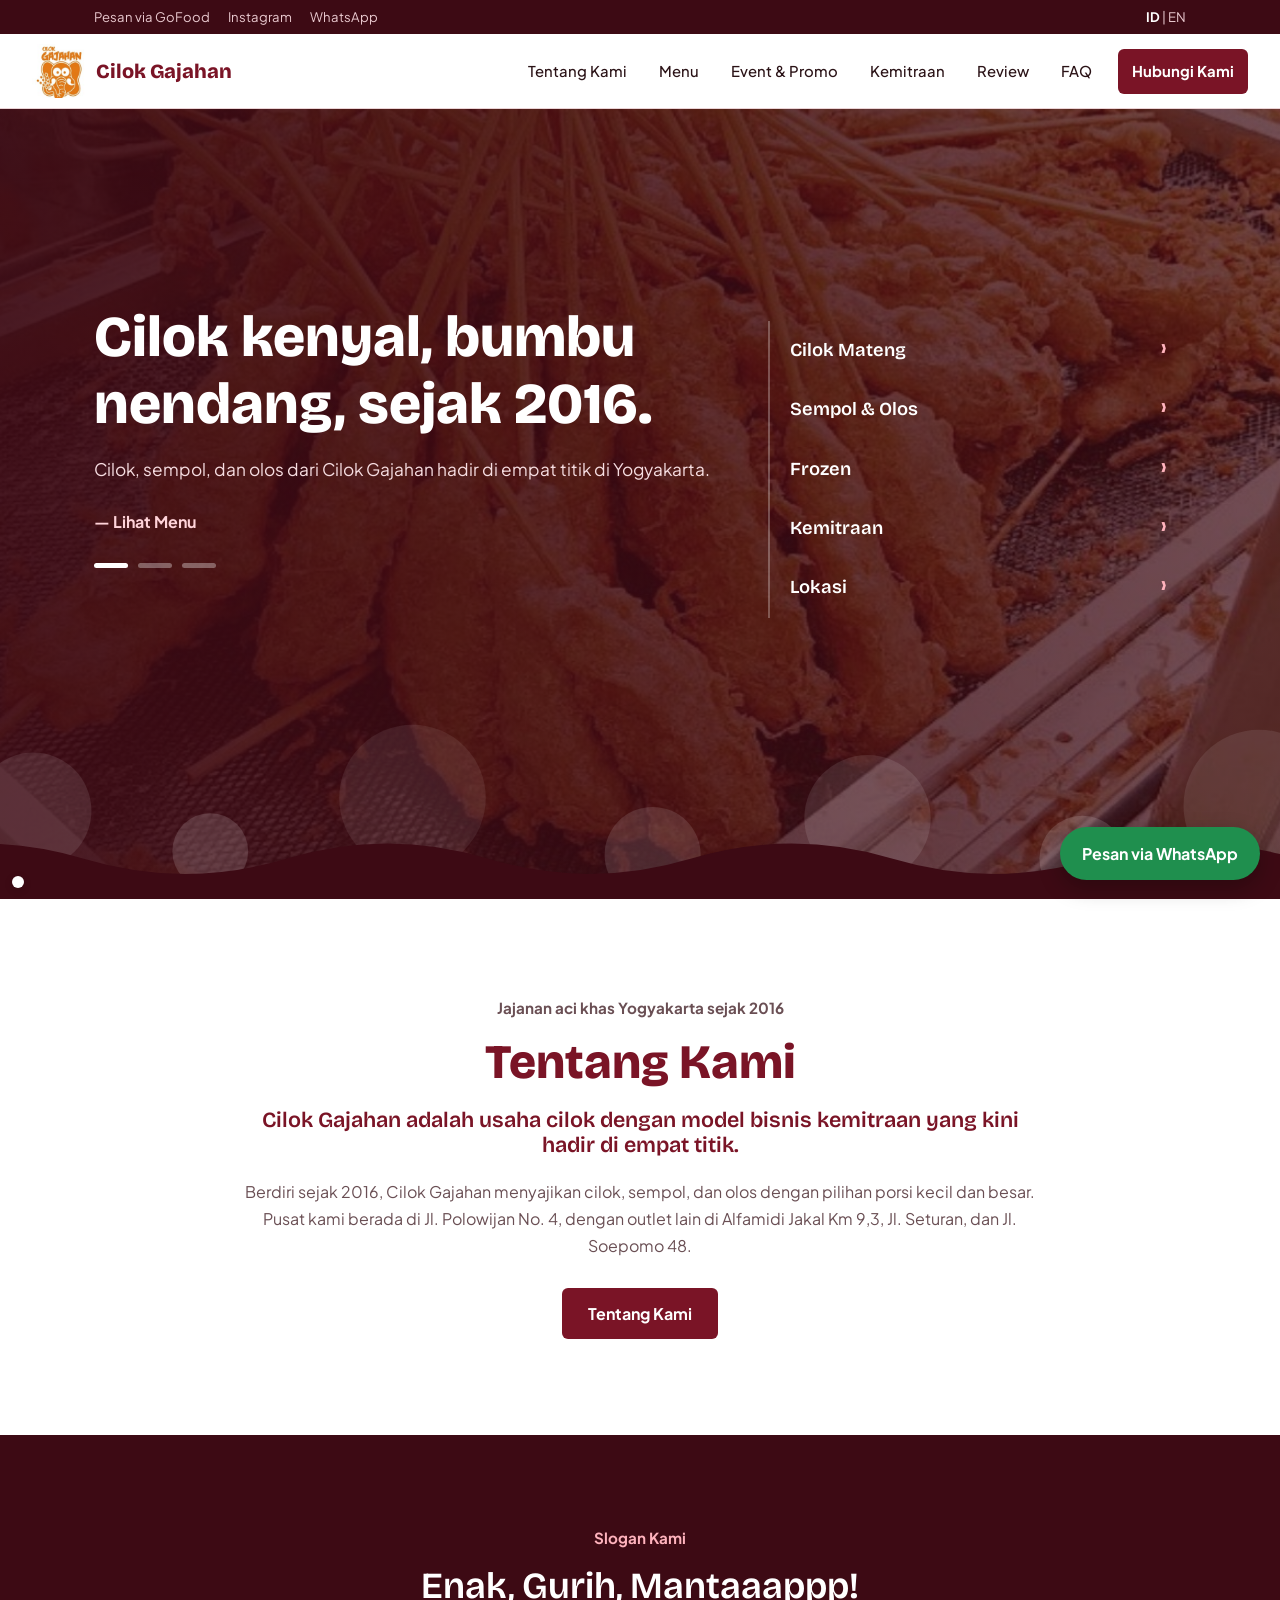
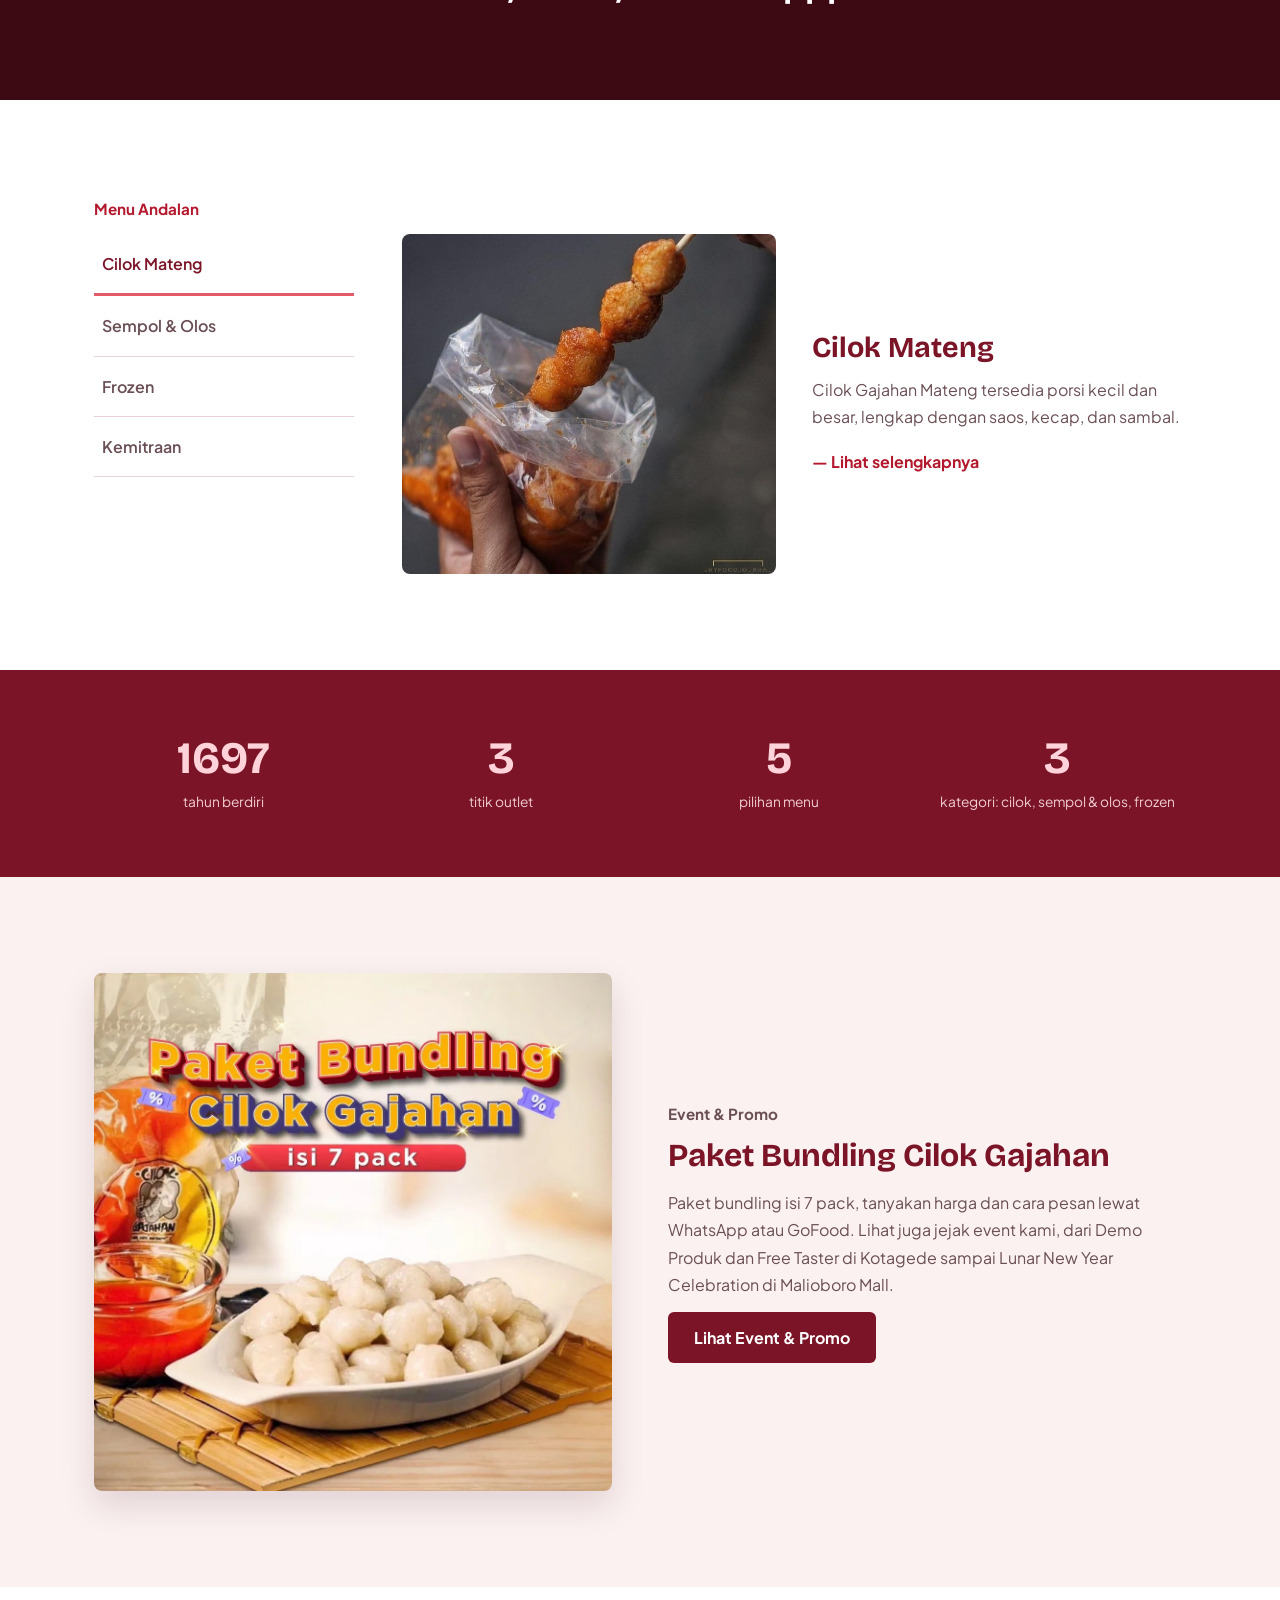
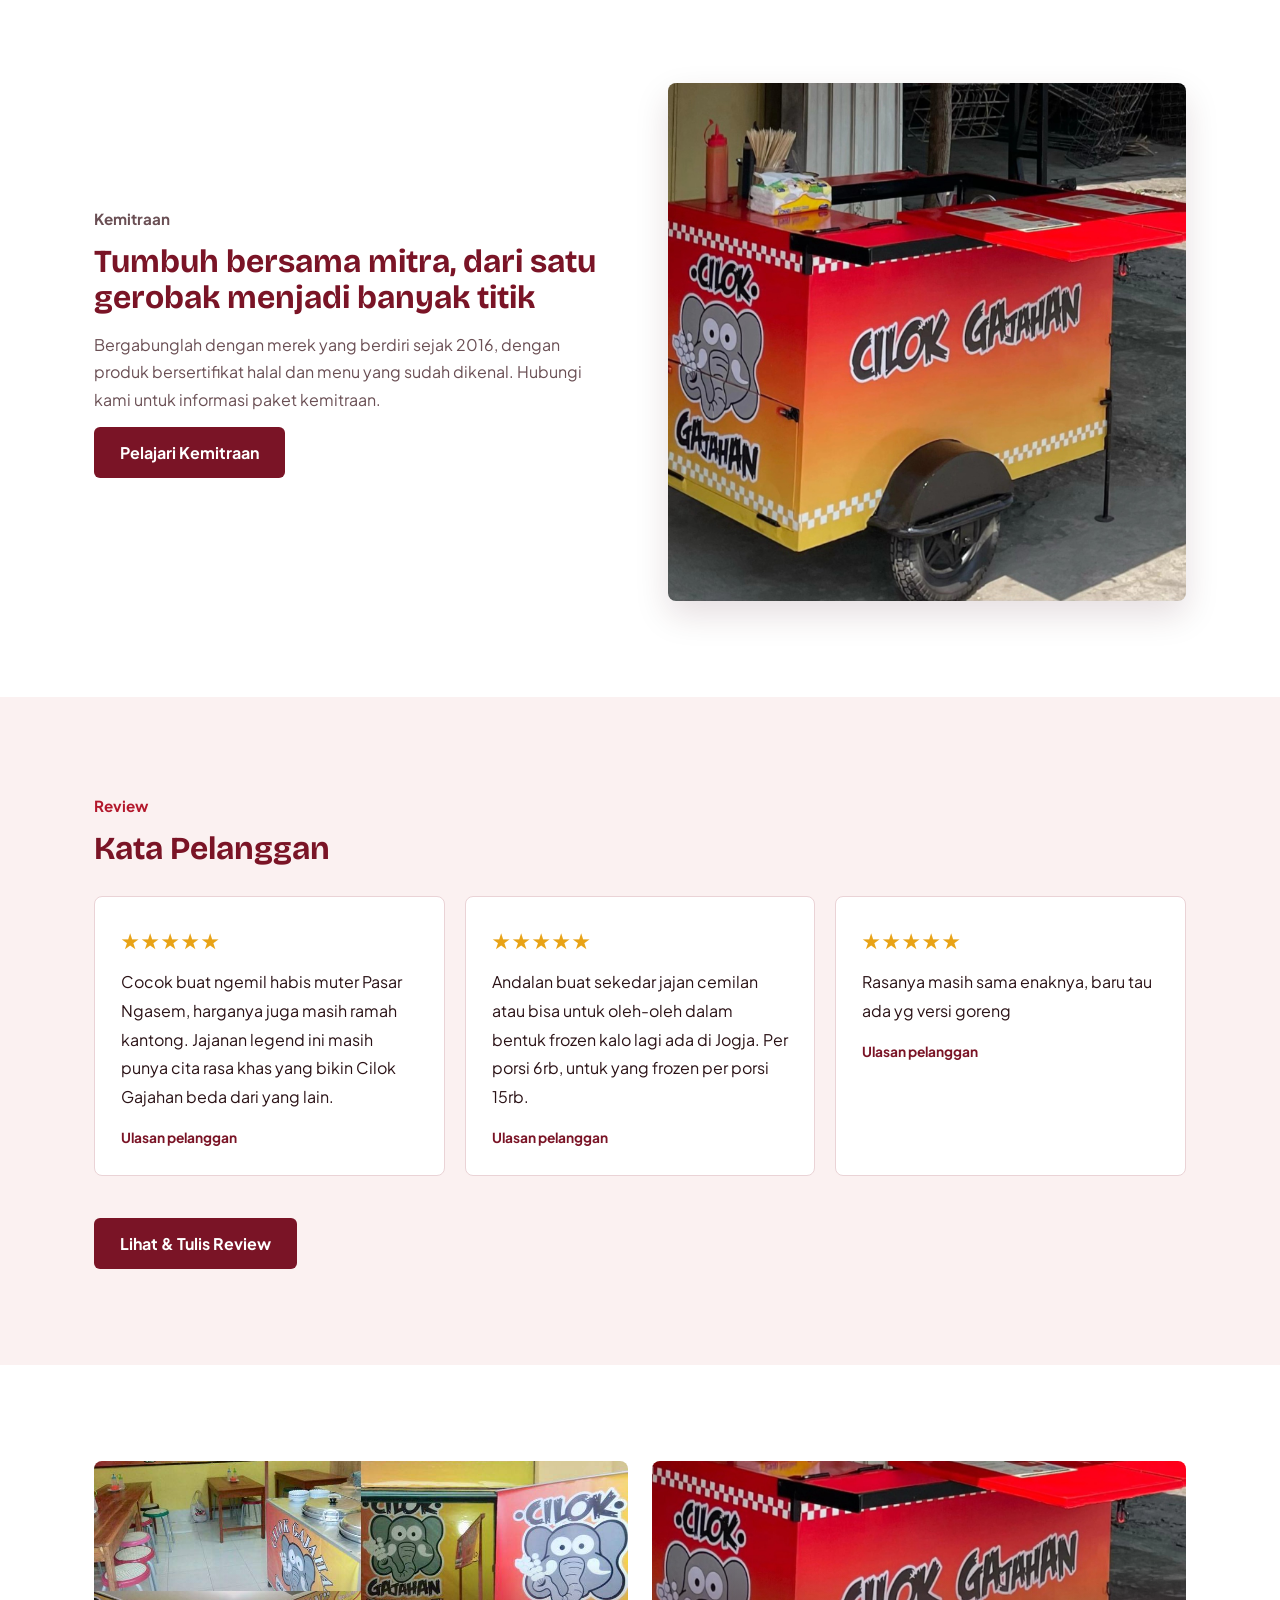
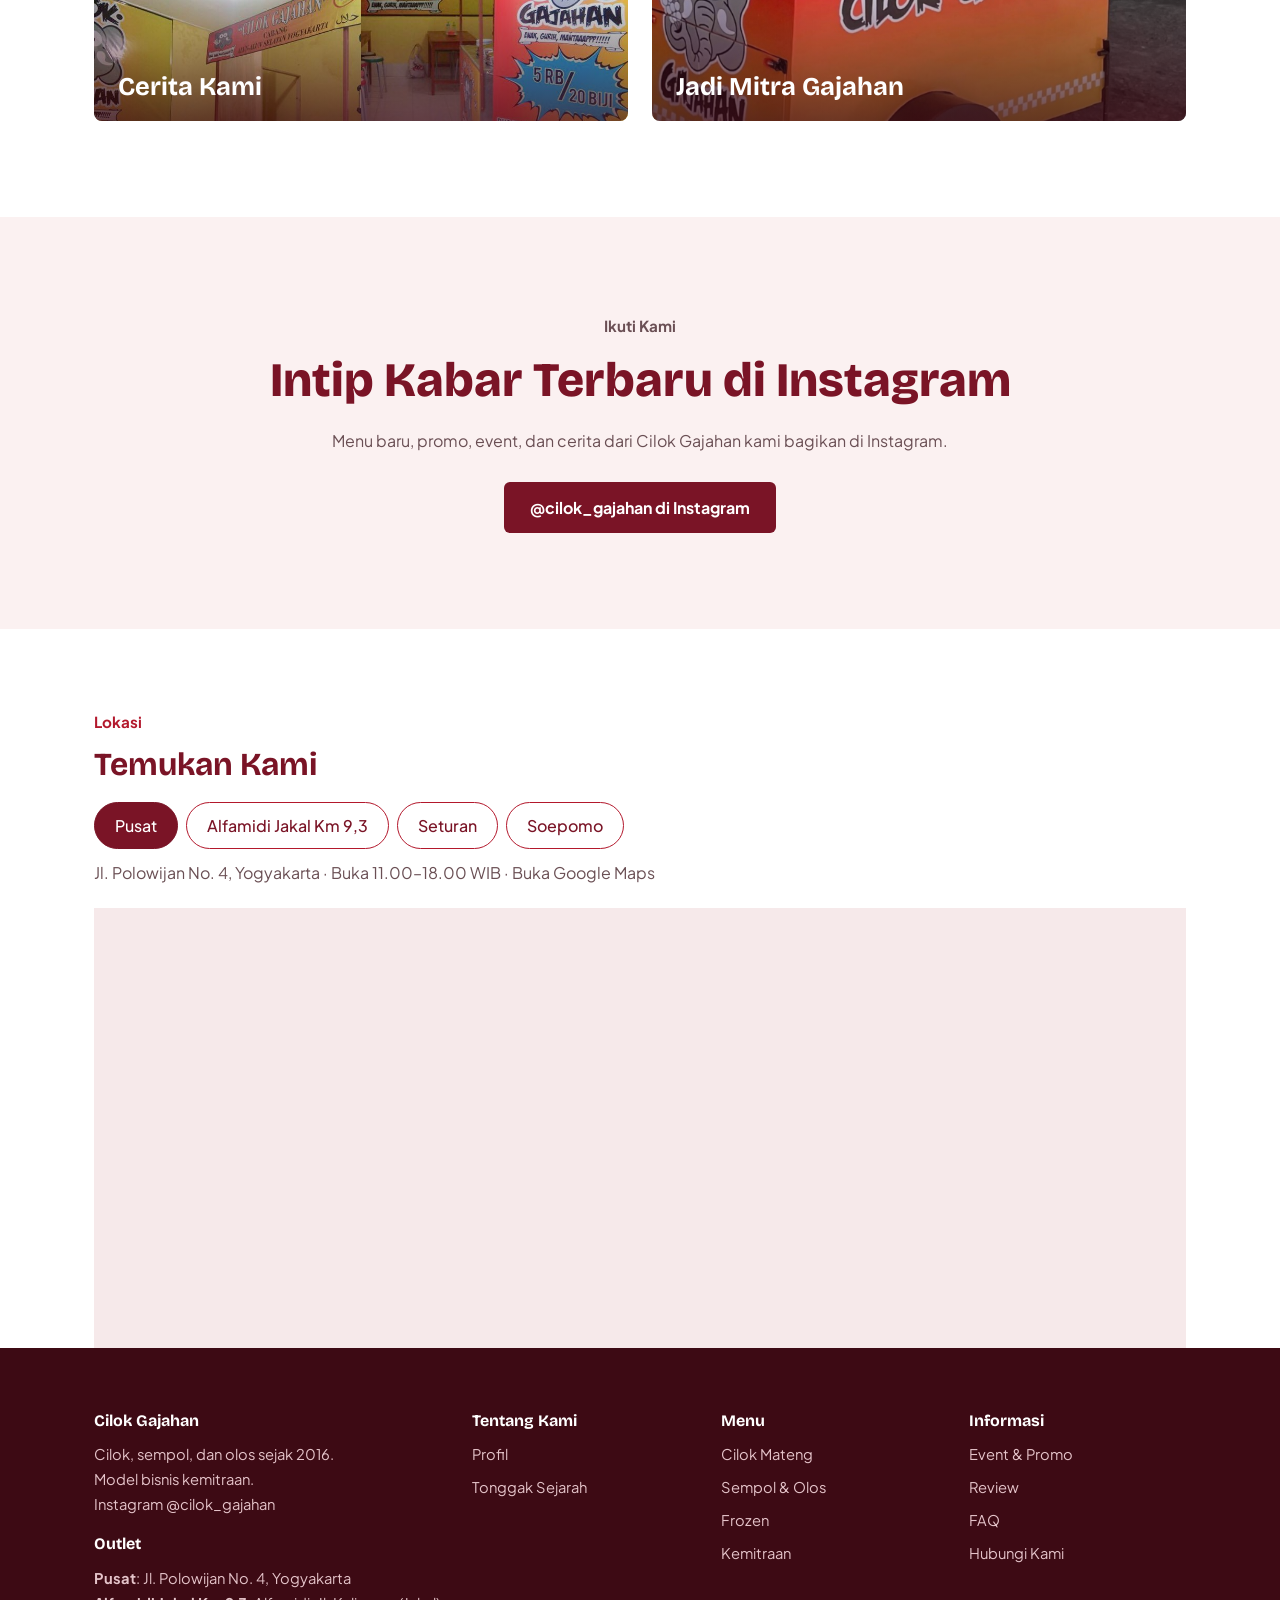
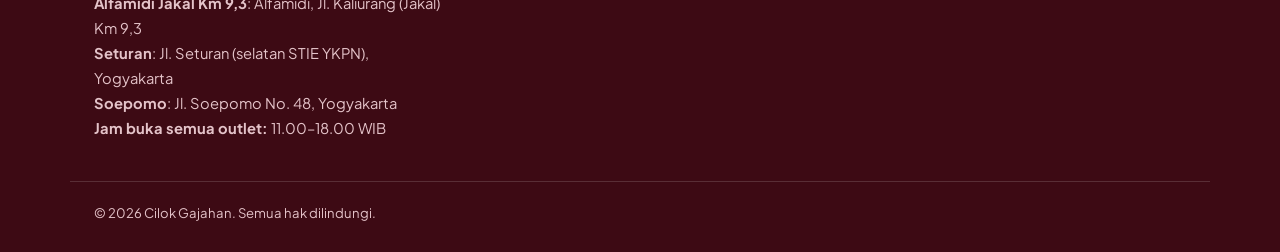
<file: index.html>
<!DOCTYPE html>
<html lang="id">
<head>
  <meta charset="UTF-8">
  <meta name="viewport" content="width=device-width, initial-scale=1.0">
  <title>Cilok Gajahan</title>
  <meta name="description" content="Cilok Gajahan: cilok, sempol, dan olos sejak 2016. Terbuka untuk kemitraan.">
  <link rel="icon" href="images/logo.png">
  <link rel="preconnect" href="https://fonts.googleapis.com">
  <link href="https://fonts.googleapis.com/css2?family=Bricolage+Grotesque:wght@600;800&family=Plus+Jakarta+Sans:wght@400;500;700&display=swap" rel="stylesheet">
  <link rel="stylesheet" href="style.css">
</head>
<body>
<main>
<section class="hero has-img" id="beranda" style="--hero-img:url(images/sempol.jpg)">
  <svg class="balls" viewBox="0 0 1200 300" preserveAspectRatio="xMidYMax slice" aria-hidden="true"><circle cx="120" cy="230" r="46" fill="#fff" opacity="0.1"/><circle cx="260" cy="262" r="30" fill="#fff" opacity="0.14"/><circle cx="420" cy="220" r="58" fill="#fff" opacity="0.08"/><circle cx="610" cy="265" r="38" fill="#fff" opacity="0.12"/><circle cx="780" cy="236" r="50" fill="#fff" opacity="0.1"/><circle cx="950" cy="268" r="34" fill="#fff" opacity="0.14"/><circle cx="1090" cy="226" r="60" fill="#fff" opacity="0.09"/><circle cx="1170" cy="270" r="26" fill="#fff" opacity="0.13"/><path d="M0 300V268q80-24 160 0t160 0 160 0 160 0 160 0 160 0 160 0 160 0V300z" fill="#3d0a14"/></svg>
  <div class="wrap hero-grid">
    <div class="slides">
      <div class="slide on"><h1>Cilok kenyal, bumbu nendang, sejak 2016.</h1><p>Cilok, sempol, dan olos dari Cilok Gajahan hadir di empat titik di Yogyakarta.</p><a class="more" href="menu.html">&mdash; Lihat Menu</a></div>
      <div class="slide"><h1>Pesan lewat WhatsApp atau GoFood.</h1><p>Mau makan di tempat, dibawa pulang, atau diantar? Semuanya bisa.</p><a class="more" data-gofood>&mdash; Pesan via GoFood</a></div>
      <div class="slide"><h1>Ingin punya usaha cilok sendiri? Jadi mitra kami.</h1><p>Cilok Gajahan menjalankan model bisnis kemitraan.</p><a class="more" href="kemitraan.html">&mdash; Pelajari Kemitraan</a></div>
      <div class="dots"><button class="on" aria-label="Slide 1"></button><button aria-label="Slide 2"></button><button aria-label="Slide 3"></button></div>
    </div>
    <ul class="pillars">
      <li><a href="menu.html#m1">Cilok Mateng<i>&rsaquo;</i></a></li>
      <li><a href="menu.html#m2">Sempol &amp; Olos<i>&rsaquo;</i></a></li>
      <li><a href="menu.html#m3">Frozen<i>&rsaquo;</i></a></li>
      <li><a href="kemitraan.html">Kemitraan<i>&rsaquo;</i></a></li>
      <li><a href="#lokasi">Lokasi<i>&rsaquo;</i></a></li>
    </ul>
  </div>
</section>

<section class="sec" id="tentang"><div class="wrap about">
  <p class="kicker">Jajanan aci khas Yogyakarta sejak 2016</p>
  <h2 class="big">Tentang Kami</h2>
  <h3 class="lede">Cilok Gajahan adalah usaha cilok dengan model bisnis kemitraan yang kini hadir di empat titik.</h3>
  <p>Berdiri sejak 2016, Cilok Gajahan menyajikan cilok, sempol, dan olos dengan pilihan porsi kecil dan besar. Pusat kami berada di Jl. Polowijan No. 4, dengan outlet lain di Alfamidi Jakal Km 9,3, Jl. Seturan, dan Jl. Soepomo 48.</p>
  <a class="btn" href="tentang-kami.html">Tentang Kami</a>
</div></section>

<section class="quote"><div class="wrap"><p class="kicker light">Slogan Kami</p><blockquote>Enak, Gurih, Mantaaappp!</blockquote></div></section>

<section class="sec" id="menu-andalan"><div class="wrap">
  <p class="kicker">Menu Andalan</p>
  <div class="wdo">
    <ul class="wdo-tabs" role="tablist">
      <li><button role="tab" aria-selected="true" data-t="0">Cilok Mateng</button></li>
      <li><button role="tab" aria-selected="false" data-t="1">Sempol &amp; Olos</button></li>
      <li><button role="tab" aria-selected="false" data-t="2">Frozen</button></li>
      <li><button role="tab" aria-selected="false" data-t="3">Kemitraan</button></li>
    </ul>
    <div class="wdo-panel" role="tabpanel">
      <div class="ph tall" id="wimg"></div>
      <div><h2 id="wt"></h2><p id="wd"></p><a class="more dark" id="wl" href="menu.html">&mdash; Lihat selengkapnya</a></div>
    </div>
  </div>
</div></section>

<section class="numbers"><div class="wrap num-grid">
  <div><strong data-n="2016">0</strong><span>tahun berdiri</span></div>
  <div><strong data-n="4">0</strong><span>titik outlet</span></div>
  <div><strong data-n="6">0</strong><span>pilihan menu</span></div>
  <div><strong data-n="3">0</strong><span>kategori: cilok, sempol &amp; olos, frozen</span></div>
</div></section>

<section class="sec alt" id="promo"><div class="wrap split">
  <a href="promo.html"><div class="ph photo sq" style="--img:url(images/promo-paket-bundling.jpg)" role="img" aria-label="Poster Paket Bundling Cilok Gajahan isi 7 pack"></div></a>
  <div><p class="kicker">Event &amp; Promo</p><h2>Paket Bundling Cilok Gajahan</h2><p>Paket bundling isi 7 pack, tanyakan harga dan cara pesan lewat WhatsApp atau GoFood. Lihat juga jejak event kami, dari Demo Produk dan Free Taster di Kotagede sampai Lunar New Year Celebration di Malioboro Mall.</p><a class="btn" href="promo.html">Lihat Event &amp; Promo</a></div>
</div></section>

<section class="sec"><div class="wrap split">
  <div><p class="kicker">Kemitraan</p><h2>Tumbuh bersama mitra, dari satu gerobak menjadi banyak titik</h2><p>Bergabunglah dengan merek yang berdiri sejak 2016, dengan produk bersertifikat halal dan menu yang sudah dikenal. Hubungi kami untuk informasi paket kemitraan.</p><a class="btn" href="kemitraan.html">Pelajari Kemitraan</a></div>
  <div class="ph photo sq" style="--img:url(images/kemitraan.jpg)" role="img" aria-label="Gerobak Cilok Gajahan"></div>
</div></section>

<section class="sec alt" id="review"><div class="wrap"><p class="kicker">Review</p><h2 class="t">Kata Pelanggan</h2><div class="rv-grid"><figure class="rv"><div class="stars" role="img" aria-label="Bintang 5 dari 5">&#9733;&#9733;&#9733;&#9733;&#9733;</div><blockquote>Cocok buat ngemil habis muter Pasar Ngasem, harganya juga masih ramah kantong. Jajanan legend ini masih punya cita rasa khas yang bikin Cilok Gajahan beda dari yang lain.</blockquote><figcaption>Ulasan pelanggan</figcaption></figure><figure class="rv"><div class="stars" role="img" aria-label="Bintang 5 dari 5">&#9733;&#9733;&#9733;&#9733;&#9733;</div><blockquote>Andalan buat sekedar jajan cemilan atau bisa untuk oleh-oleh dalam bentuk frozen kalo lagi ada di Jogja. Per porsi 6rb, untuk yang frozen per porsi 15rb.</blockquote><figcaption>Ulasan pelanggan</figcaption></figure><figure class="rv"><div class="stars" role="img" aria-label="Bintang 5 dari 5">&#9733;&#9733;&#9733;&#9733;&#9733;</div><blockquote>Rasanya masih sama enaknya, baru tau ada yg versi goreng</blockquote><figcaption>Ulasan pelanggan</figcaption></figure></div><p style="margin-top:28px"><a class="btn" href="review.html">Lihat &amp; Tulis Review</a></p></div></section>

<section class="sec"><div class="wrap duo">
  <a href="tonggak-sejarah.html" class="tile"><div class="ph photo" style="--img:url(images/tentang-kami.jpg)"></div><h3>Cerita Kami</h3></a>
  <a href="kemitraan.html" class="tile"><div class="ph photo" style="--img:url(images/kemitraan.jpg)"></div><h3>Jadi Mitra Gajahan</h3></a>
</div></section>

<section class="sec alt" id="ikuti"><div class="wrap about"><p class="kicker">Ikuti Kami</p><h2 class="big">Intip Kabar Terbaru di Instagram</h2><p>Menu baru, promo, event, dan cerita dari Cilok Gajahan kami bagikan di Instagram.</p><a class="btn" data-ig>@cilok_gajahan di Instagram</a></div></section>

<section class="mapsec" id="lokasi"><div class="wrap"><p class="kicker">Lokasi</p><h2>Temukan Kami</h2><div id="maps"></div></div></section>
</main>
<script src="site.js"></script>
<script>
const sl=[...document.querySelectorAll('.slide')],dt=[...document.querySelectorAll('.dots button')];let si=0,timer;
function go(i){si=i;sl.forEach((s,n)=>s.classList.toggle('on',n==i));dt.forEach((d,n)=>d.classList.toggle('on',n==i));}
dt.forEach((d,n)=>d.addEventListener('click',()=>{go(n);clearInterval(timer);}));
if(!matchMedia('(prefers-reduced-motion: reduce)').matches){timer=setInterval(()=>go((si+1)%sl.length),6500);}
/* Tab Menu Andalan: [judul, teks, tautan] */
const wd=[
 ["Cilok Mateng","Cilok Gajahan Mateng tersedia porsi kecil dan besar, lengkap dengan saos, kecap, dan sambal.","menu.html#m1"],
 ["Sempol dan Olos","Sempol goreng premium dengan daging ayam lebih banyak, serta olos goreng jingkrak.","menu.html#m2"],
 ["Produk Frozen","Olos Jingkrak versi beku, praktis untuk dibawa pulang dan disimpan.","menu.html#m3"],
 ["Gabung Jadi Mitra","Cilok Gajahan membuka kemitraan. Hubungi kami untuk informasi paket dan cara bergabung.","kemitraan.html"]
];
/* Foto tiap tab (isi nama file di images/, kosongkan jika belum ada) */
const wi=['images/cilok.jpg','images/sempol.jpg','images/frozen.jpg',''];
const tb=document.querySelectorAll('.wdo-tabs button');
function tab(i){tb.forEach((b,n)=>b.setAttribute('aria-selected',n==i));
 document.getElementById('wt').textContent=wd[i][0];document.getElementById('wd').textContent=wd[i][1];document.getElementById('wl').href=wd[i][2];
 const im=document.getElementById('wimg');im.className='ph tall'+(i%2?' g2':'')+(wi[i]?' photo':'');
 if(wi[i])im.style.setProperty('--img','url('+wi[i]+')');else im.style.removeProperty('--img');}
tb.forEach(b=>b.addEventListener('click',()=>tab(+b.dataset.t)));tab(0);
const io=new IntersectionObserver(es=>es.forEach(e=>{if(!e.isIntersecting)return;io.unobserve(e.target);
 const el=e.target,end=+el.dataset.n,t0=performance.now();
 (function f(t){const p=Math.min((t-t0)/1400,1);el.textContent=Math.round(end*p).toString();if(p<1)requestAnimationFrame(f);})(t0);}),{threshold:.5});
document.querySelectorAll('[data-n]').forEach(n=>io.observe(n));
</script>
</body>
</html>
</file>
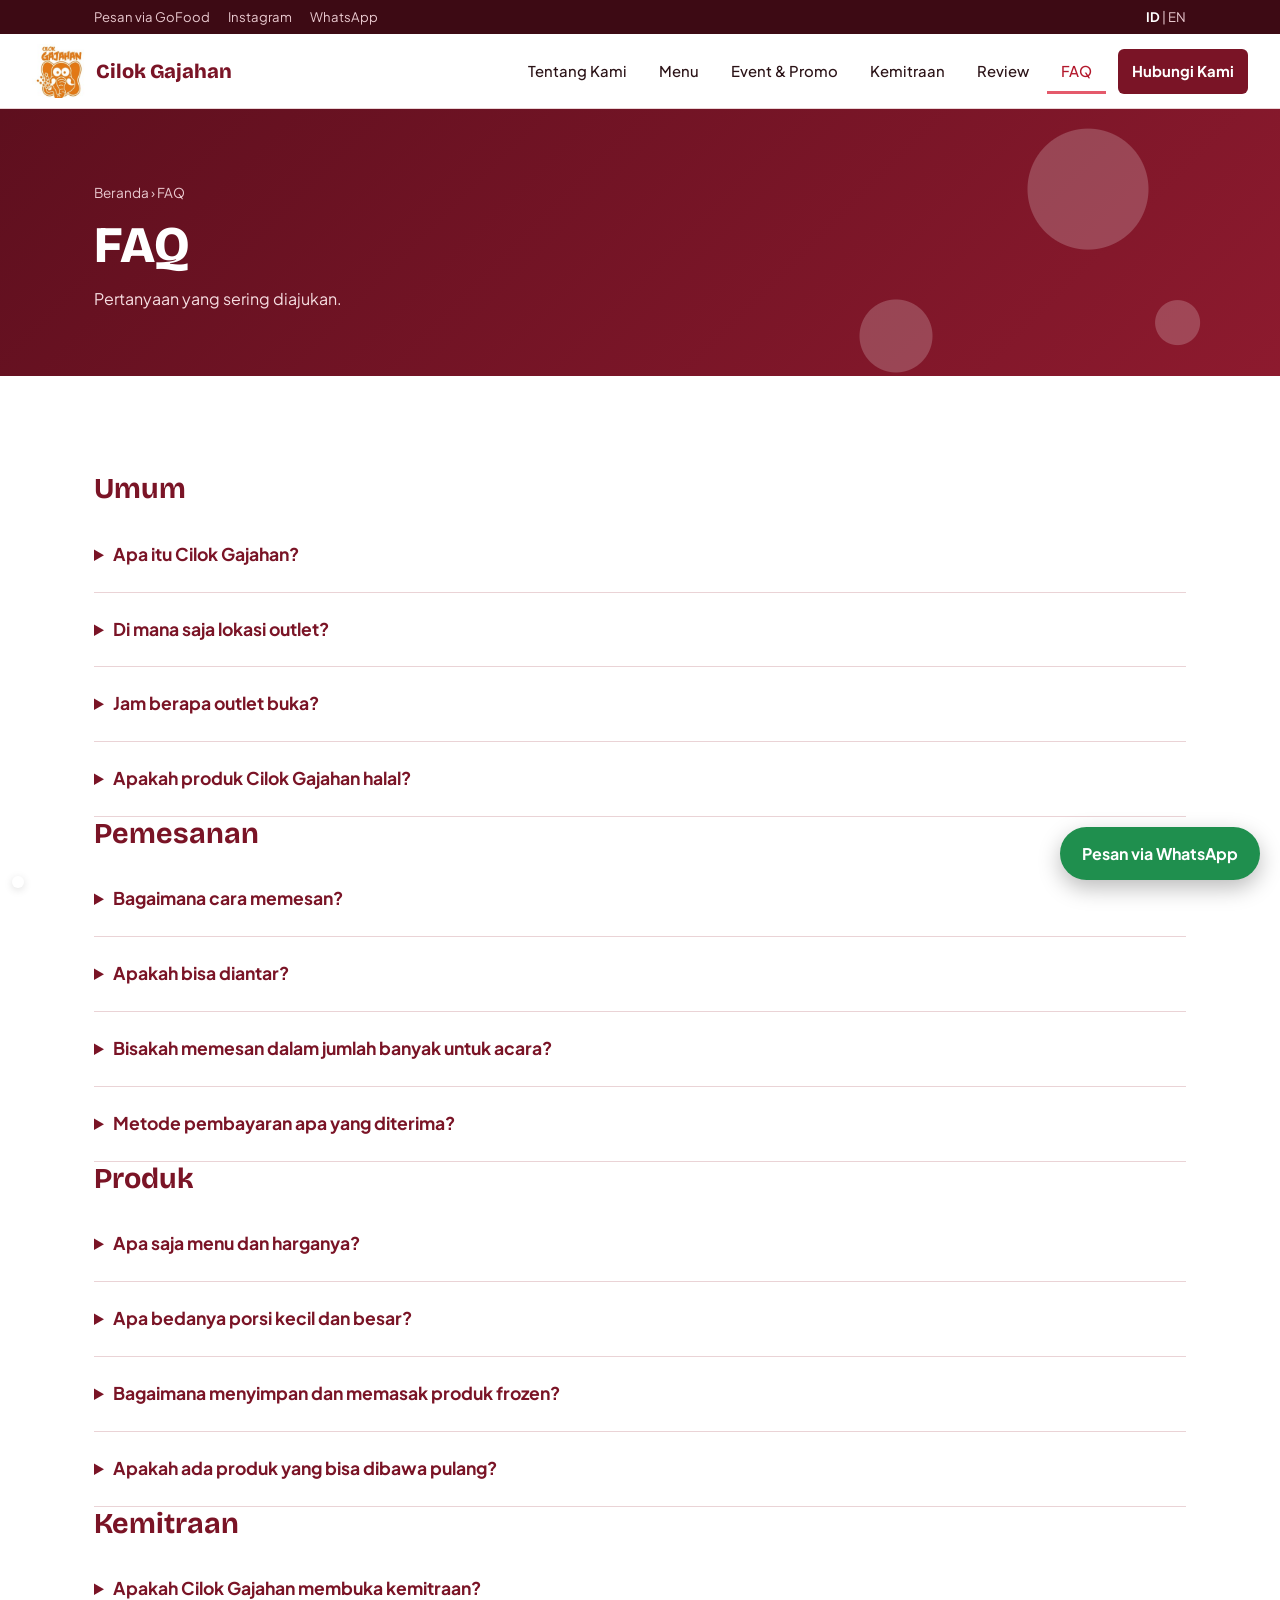
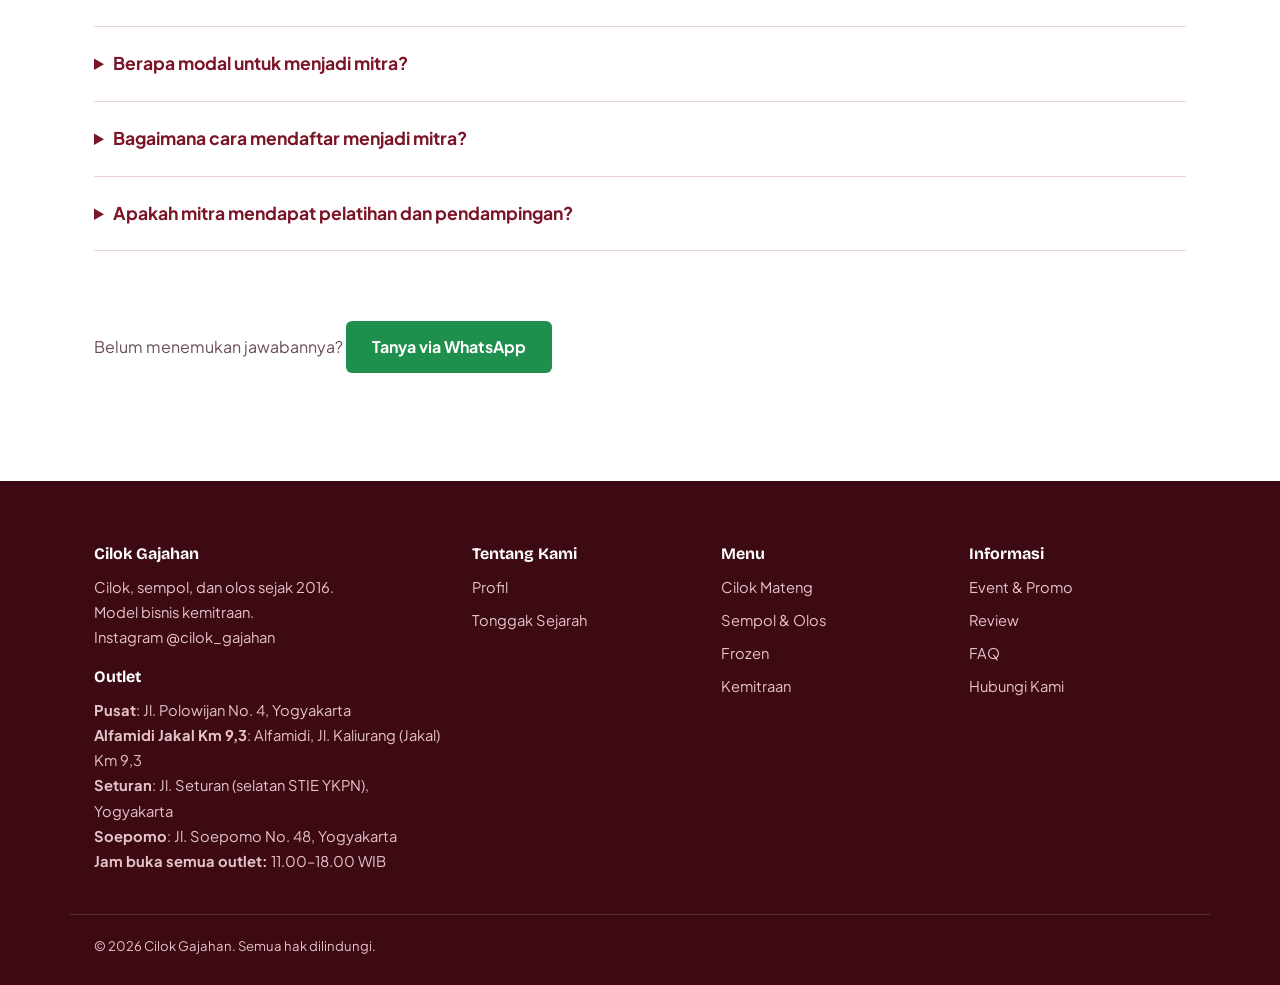
<file: faq.html>
<!DOCTYPE html>
<html lang="id">
<head>
  <meta charset="UTF-8">
  <meta name="viewport" content="width=device-width, initial-scale=1.0">
  <title>FAQ | Cilok Gajahan</title>
  <meta name="description" content="Cilok Gajahan: cilok, sempol, dan olos sejak 2016. Terbuka untuk kemitraan.">
  <link rel="icon" href="images/logo.png">
  <link rel="preconnect" href="https://fonts.googleapis.com">
  <link href="https://fonts.googleapis.com/css2?family=Bricolage+Grotesque:wght@600;800&family=Plus+Jakarta+Sans:wght@400;500;700&display=swap" rel="stylesheet">
  <link rel="stylesheet" href="style.css">
</head>
<body>
<main>
<section class="page-hero"><div class="wrap"><p class="crumb"><a href="index.html">Beranda</a> &rsaquo; FAQ</p><h1>FAQ</h1><p class="phs">Pertanyaan yang sering diajukan.</p></div></section>
<section class="sec"><div class="wrap inner"><div class="blk"><div class="blk" id="umum"><h2>Umum</h2><details class="faq"><summary>Apa itu Cilok Gajahan?</summary><p>Cilok Gajahan adalah usaha jajanan cilok yang berdiri sejak 2016 dengan model bisnis kemitraan. Menu kami meliputi cilok, sempol, olos, dan produk frozen.</p></details><details class="faq"><summary>Di mana saja lokasi outlet?</summary><p>Pusat di Jl. Polowijan No. 4, lalu Alfamidi Jakal Km 9,3, Jl. Seturan (selatan STIE YKPN), dan Jl. Soepomo No. 48, semuanya di Yogyakarta.</p></details><details class="faq"><summary>Jam berapa outlet buka?</summary><p>Semua outlet buka pukul 11.00&ndash;18.00 WIB.</p></details><details class="faq"><summary>Apakah produk Cilok Gajahan halal?</summary><p>Ya. Cilok Gajahan dan Cilok Gajahan Frozen memperoleh Sertifikat Halal yang diterbitkan pada 18 Agustus 2023. Lihat halaman <a href="tonggak-sejarah.html">Tonggak Sejarah</a>.</p></details></div><div class="blk" id="pemesanan"><h2>Pemesanan</h2><details class="faq"><summary>Bagaimana cara memesan?</summary><p>Datang langsung ke outlet, pesan lewat WhatsApp, atau lewat GoFood.</p></details><details class="faq"><summary>Apakah bisa diantar?</summary><p>Bisa lewat GoFood, dengan jangkauan antar mengikuti layanan GoFood di area kamu.</p></details><details class="faq"><summary>Bisakah memesan dalam jumlah banyak untuk acara?</summary><p>Silakan hubungi kami lewat WhatsApp untuk menanyakan ketersediaan dan harga pesanan dalam jumlah besar.</p></details><details class="faq"><summary>Metode pembayaran apa yang diterima?</summary><p>Pembayaran dapat dilakukan sesuai metode yang tersedia di outlet. Silakan tanyakan kepada penjaga outlet untuk memastikan pilihan pembayaran saat bertransaksi.</p></details></div><div class="blk" id="produk"><h2>Produk</h2><details class="faq"><summary>Apa saja menu dan harganya?</summary><p>Cilok mateng, sempol, olos, dan produk frozen dengan harga mulai Rp9.500. Daftar lengkap ada di halaman <a href="menu.html">Menu</a>. Harga dapat berbeda di outlet.</p></details><details class="faq"><summary>Apa bedanya porsi kecil dan besar?</summary><p>Cilok Gajahan Mateng porsi kecil Rp13.000 dan porsi besar Rp25.500. Keduanya sudah termasuk saos, kecap, dan sambal.</p></details><details class="faq"><summary>Bagaimana menyimpan dan memasak produk frozen?</summary><p>Simpan di freezer dan ikuti petunjuk pada kemasan. Produk frozen sebaiknya disimpan dalam freezer hingga akan diolah. Masak produk hingga matang dan ikuti petunjuk yang tercantum pada kemasan jika tersedia.</p></details><details class="faq"><summary>Apakah ada produk yang bisa dibawa pulang?</summary><p>Ya. Selain jajanan siap santap, tersedia produk frozen yang praktis dibawa pulang.</p></details></div><div class="blk" id="kemitraan"><h2>Kemitraan</h2><details class="faq"><summary>Apakah Cilok Gajahan membuka kemitraan?</summary><p>Ya. Model bisnis kami adalah kemitraan. Lihat halaman <a href="kemitraan.html">Kemitraan</a>.</p></details><details class="faq"><summary>Berapa modal untuk menjadi mitra?</summary><p>Rincian modal dan paket kemitraan kami jelaskan langsung lewat WhatsApp, menyesuaikan lokasi dan kebutuhan kamu.</p></details><details class="faq"><summary>Bagaimana cara mendaftar menjadi mitra?</summary><p>Isi formulir di halaman Kemitraan atau kirim pesan lewat WhatsApp. Tim kami akan menghubungi untuk konsultasi.</p></details><details class="faq"><summary>Apakah mitra mendapat pelatihan dan pendampingan?</summary><p>Informasi mengenai pelatihan produk, operasional, dan pendampingan akan dibahas saat konsultasi kemitraan agar sesuai dengan kebutuhan calon mitra.</p></details></div></div><div class="blk"><p>Belum menemukan jawabannya? <a class="btn wa" data-wa="Halo Cilok Gajahan, saya mau tanya." target="_blank" rel="noopener noreferrer">Tanya via WhatsApp</a></p></div></div></section>
</main>
<script src="site.js"></script>
</body>
</html>
</file>
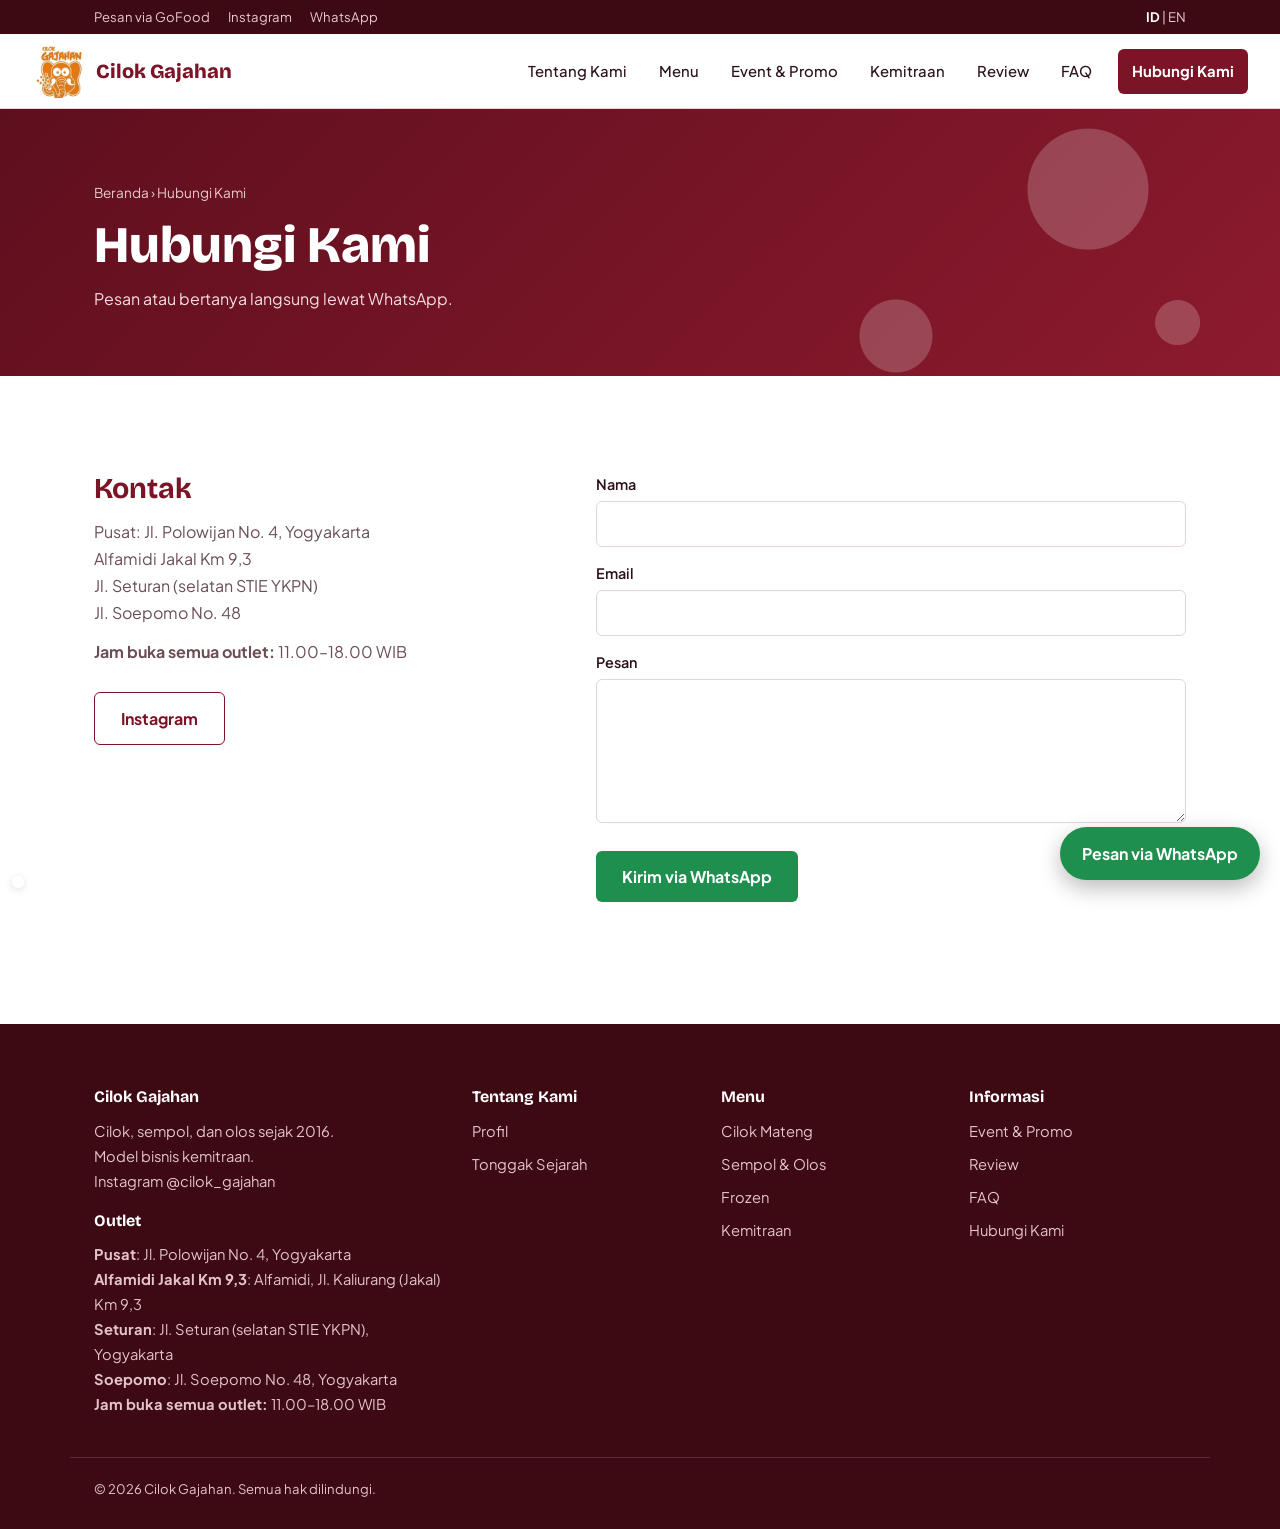
<file: hubungi-kami.html>
<!DOCTYPE html>
<html lang="id">
<head>
  <meta charset="UTF-8">
  <meta name="viewport" content="width=device-width, initial-scale=1.0">
  <title>Hubungi Kami | Cilok Gajahan</title>
  <meta name="description" content="Cilok Gajahan: cilok, sempol, dan olos sejak 2016. Terbuka untuk kemitraan.">
  <link rel="icon" href="images/logo.png">
  <link rel="preconnect" href="https://fonts.googleapis.com">
  <link href="https://fonts.googleapis.com/css2?family=Bricolage+Grotesque:wght@600;800&family=Plus+Jakarta+Sans:wght@400;500;700&display=swap" rel="stylesheet">
  <link rel="stylesheet" href="style.css">
</head>
<body>
<main>
<section class="page-hero"><div class="wrap"><p class="crumb"><a href="index.html">Beranda</a> &rsaquo; Hubungi Kami</p><h1>Hubungi Kami</h1><p class="phs">Pesan atau bertanya langsung lewat WhatsApp.</p></div></section>
<section class="sec"><div class="wrap inner"><div class="blk"><div class="contact"><div><h2>Kontak</h2><p>Pusat: Jl. Polowijan No. 4, Yogyakarta<br>Alfamidi Jakal Km 9,3<br>Jl. Seturan (selatan STIE YKPN)<br>Jl. Soepomo No. 48</p><p><b>Jam buka semua outlet:</b> 11.00&ndash;18.00 WIB</p><p><a class="btn line" data-ig>Instagram</a></p></div><form id="cf"><label>Nama<input name="nama" required></label><label>Email<input name="email" type="email" required></label><label>Pesan<textarea name="pesan" rows="5" required></textarea></label><button class="btn wa" type="submit">Kirim via WhatsApp</button><p id="cm" role="status"></p></form></div></div></div></section>
</main>
<script src="site.js"></script>
</body>
</html>
</file>
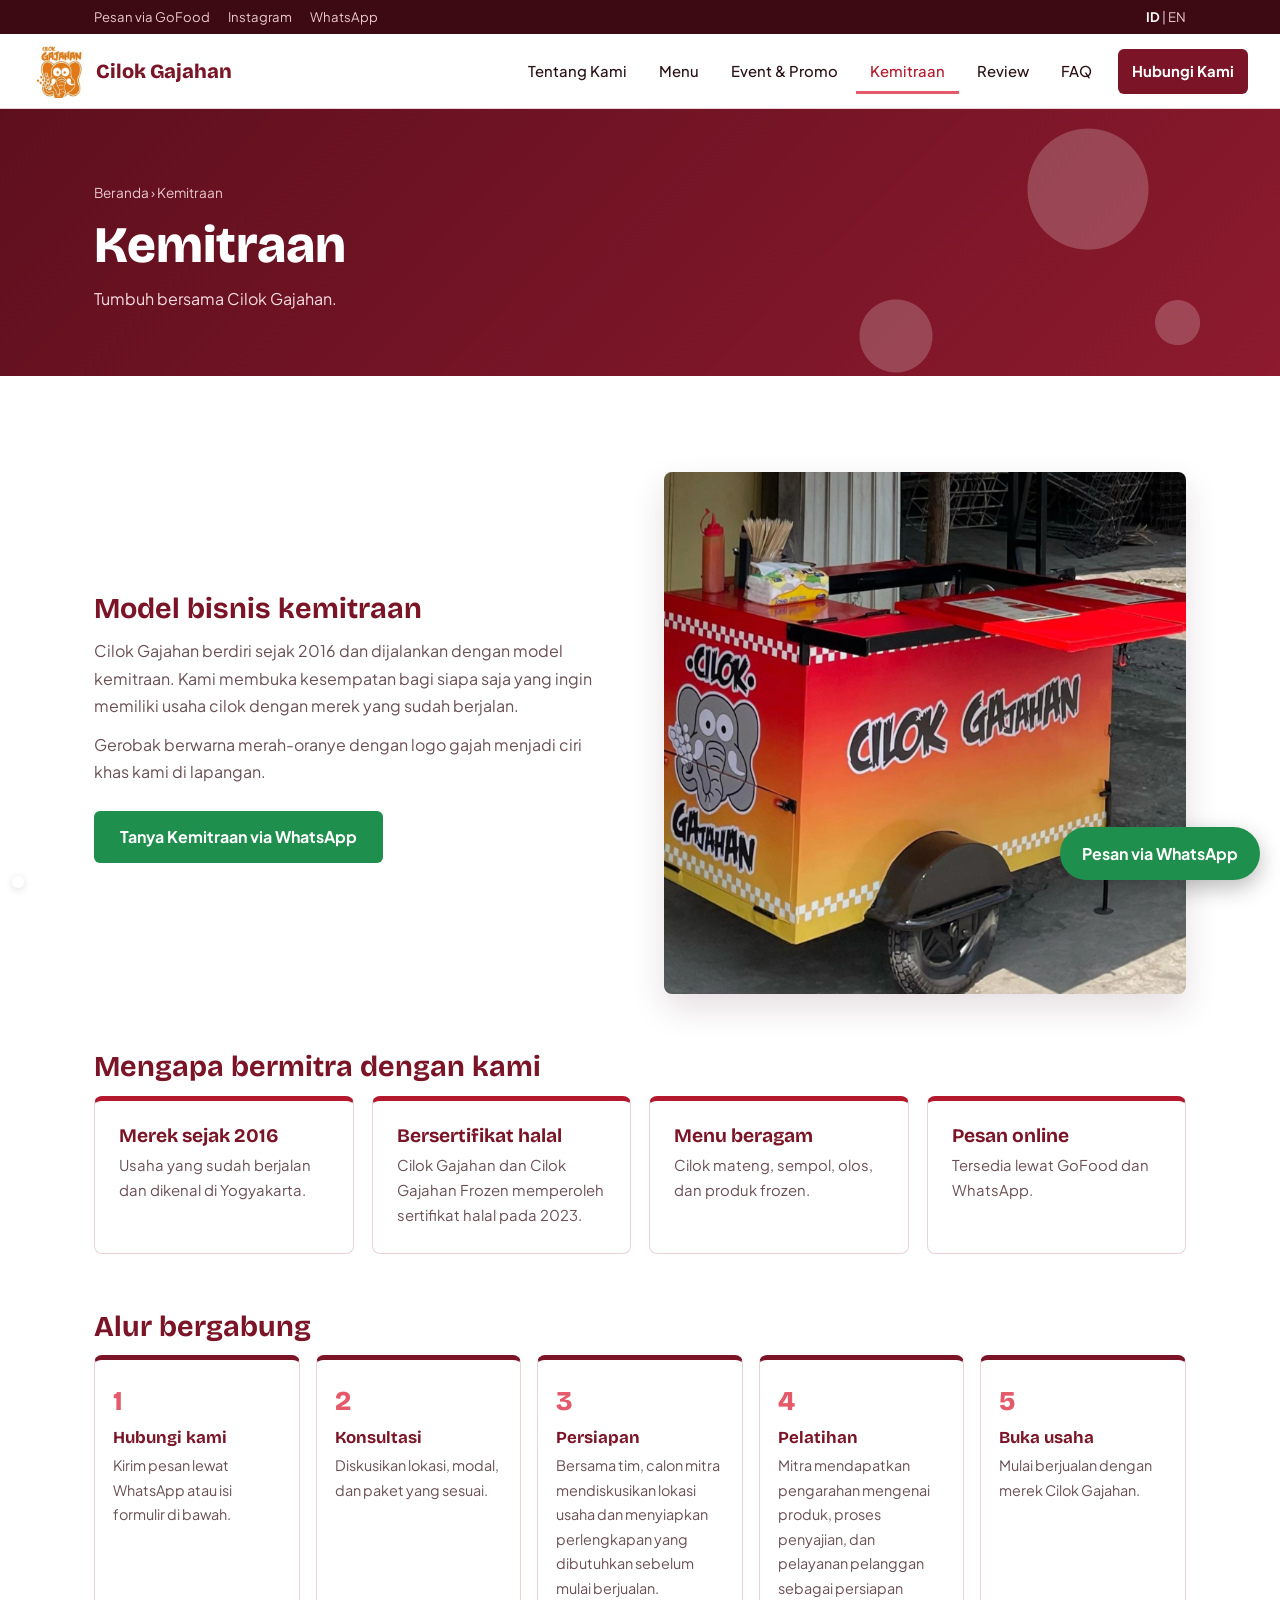
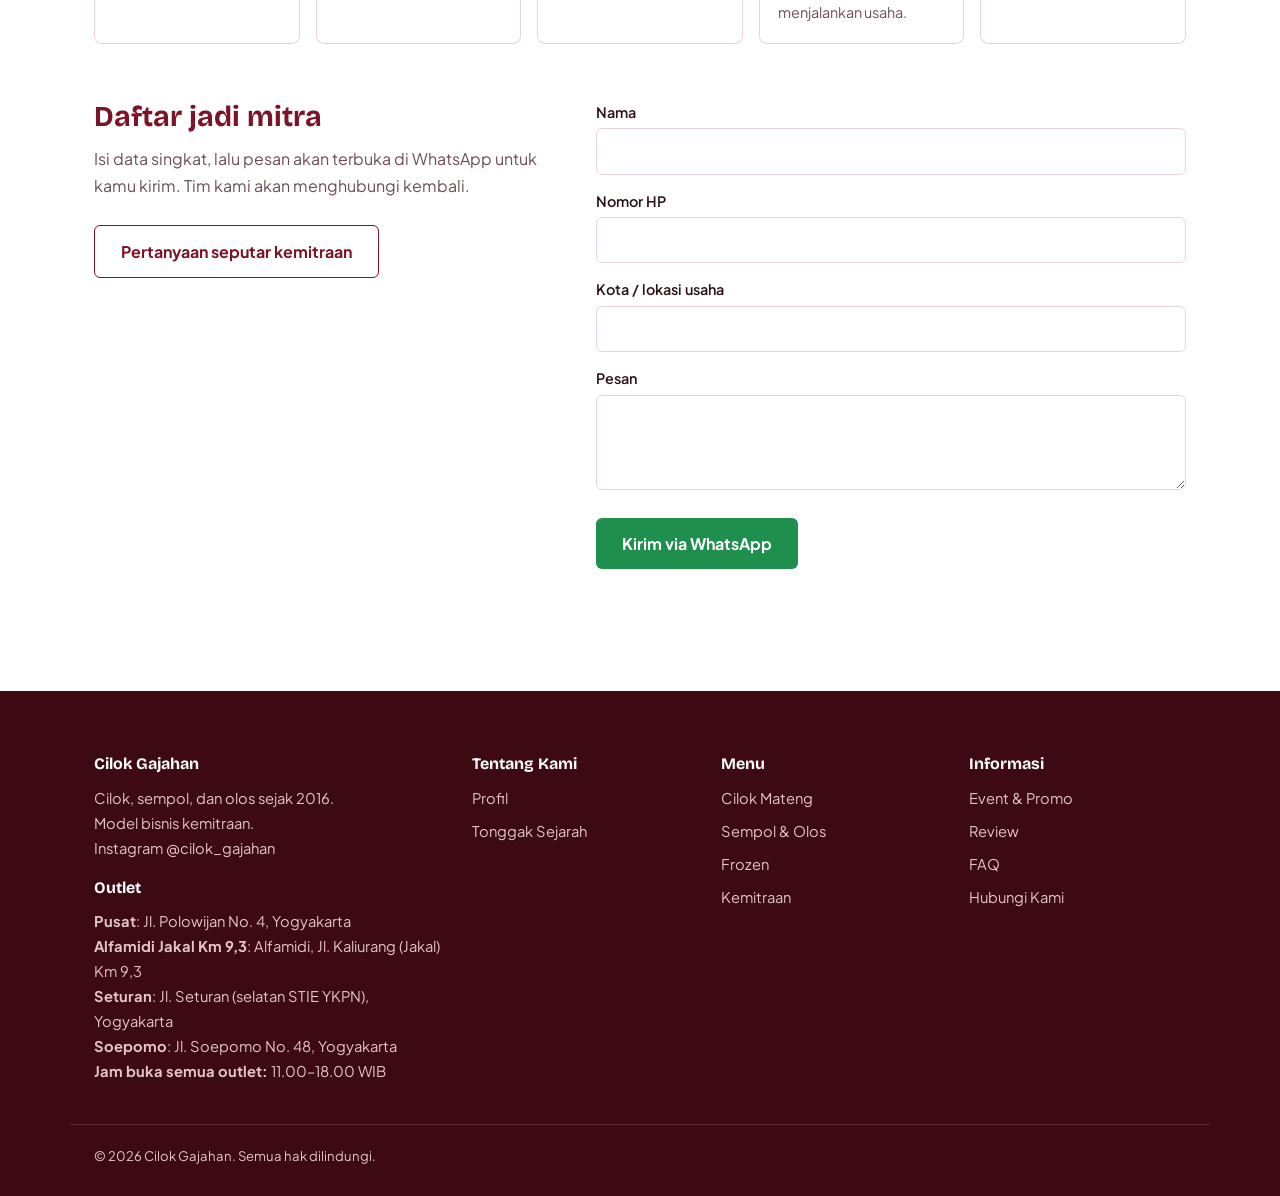
<file: kemitraan.html>
<!DOCTYPE html>
<html lang="id">
<head>
  <meta charset="UTF-8">
  <meta name="viewport" content="width=device-width, initial-scale=1.0">
  <title>Kemitraan | Cilok Gajahan</title>
  <meta name="description" content="Cilok Gajahan: cilok, sempol, dan olos sejak 2016. Terbuka untuk kemitraan.">
  <link rel="icon" href="images/logo.png">
  <link rel="preconnect" href="https://fonts.googleapis.com">
  <link href="https://fonts.googleapis.com/css2?family=Bricolage+Grotesque:wght@600;800&family=Plus+Jakarta+Sans:wght@400;500;700&display=swap" rel="stylesheet">
  <link rel="stylesheet" href="style.css">
</head>
<body>
<main>
<section class="page-hero"><div class="wrap"><p class="crumb"><a href="index.html">Beranda</a> &rsaquo; Kemitraan</p><h1>Kemitraan</h1><p class="phs">Tumbuh bersama Cilok Gajahan.</p></div></section>
<section class="sec"><div class="wrap inner"><div class="blk"><div class="split2"><div><h2>Model bisnis kemitraan</h2><p>Cilok Gajahan berdiri sejak 2016 dan dijalankan dengan model kemitraan. Kami membuka kesempatan bagi siapa saja yang ingin memiliki usaha cilok dengan merek yang sudah berjalan.</p><p>Gerobak berwarna merah-oranye dengan logo gajah menjadi ciri khas kami di lapangan.</p><p><a class="btn wa" data-wa="Halo Cilok Gajahan, saya tertarik dengan kemitraan. Mohon info dan cara bergabung." target="_blank" rel="noopener noreferrer">Tanya Kemitraan via WhatsApp</a></p></div><div class="ph photo sq" style="--img:url(images/kemitraan.jpg)" role="img" aria-label="Gerobak Cilok Gajahan"></div></div></div><div class="blk"><h2>Mengapa bermitra dengan kami</h2><div class="cards3"><div class="card"><h3>Merek sejak 2016</h3><p>Usaha yang sudah berjalan dan dikenal di Yogyakarta.</p></div><div class="card"><h3>Bersertifikat halal</h3><p>Cilok Gajahan dan Cilok Gajahan Frozen memperoleh sertifikat halal pada 2023.</p></div><div class="card"><h3>Menu beragam</h3><p>Cilok mateng, sempol, olos, dan produk frozen.</p></div><div class="card"><h3>Pesan online</h3><p>Tersedia lewat GoFood dan WhatsApp.</p></div></div></div><div class="blk"><h2>Alur bergabung</h2><ol class="steps"><li><h3>Hubungi kami</h3><p>Kirim pesan lewat WhatsApp atau isi formulir di bawah.</p></li><li><h3>Konsultasi</h3><p>Diskusikan lokasi, modal, dan paket yang sesuai.</p></li><li><h3>Persiapan</h3><p>Bersama tim, calon mitra mendiskusikan lokasi usaha dan menyiapkan perlengkapan yang dibutuhkan sebelum mulai berjualan.</p></li><li><h3>Pelatihan</h3><p>Mitra mendapatkan pengarahan mengenai produk, proses penyajian, dan pelayanan pelanggan sebagai persiapan menjalankan usaha.</p></li><li><h3>Buka usaha</h3><p>Mulai berjualan dengan merek Cilok Gajahan.</p></li></ol></div><div class="blk"><div class="contact" id="daftar"><div><h2>Daftar jadi mitra</h2><p>Isi data singkat, lalu pesan akan terbuka di WhatsApp untuk kamu kirim. Tim kami akan menghubungi kembali.</p><p><a class="btn line" href="faq.html#kemitraan">Pertanyaan seputar kemitraan</a></p></div><form id="mf"><label>Nama<input name="nama" required></label><label>Nomor HP<input name="hp" type="tel" required></label><label>Kota / lokasi usaha<input name="kota" required></label><label>Pesan<textarea name="pesan" rows="3"></textarea></label><button class="btn wa" type="submit">Kirim via WhatsApp</button><p id="mm" role="status"></p></form></div></div></div></section>
</main>
<script src="site.js"></script>
</body>
</html>
</file>
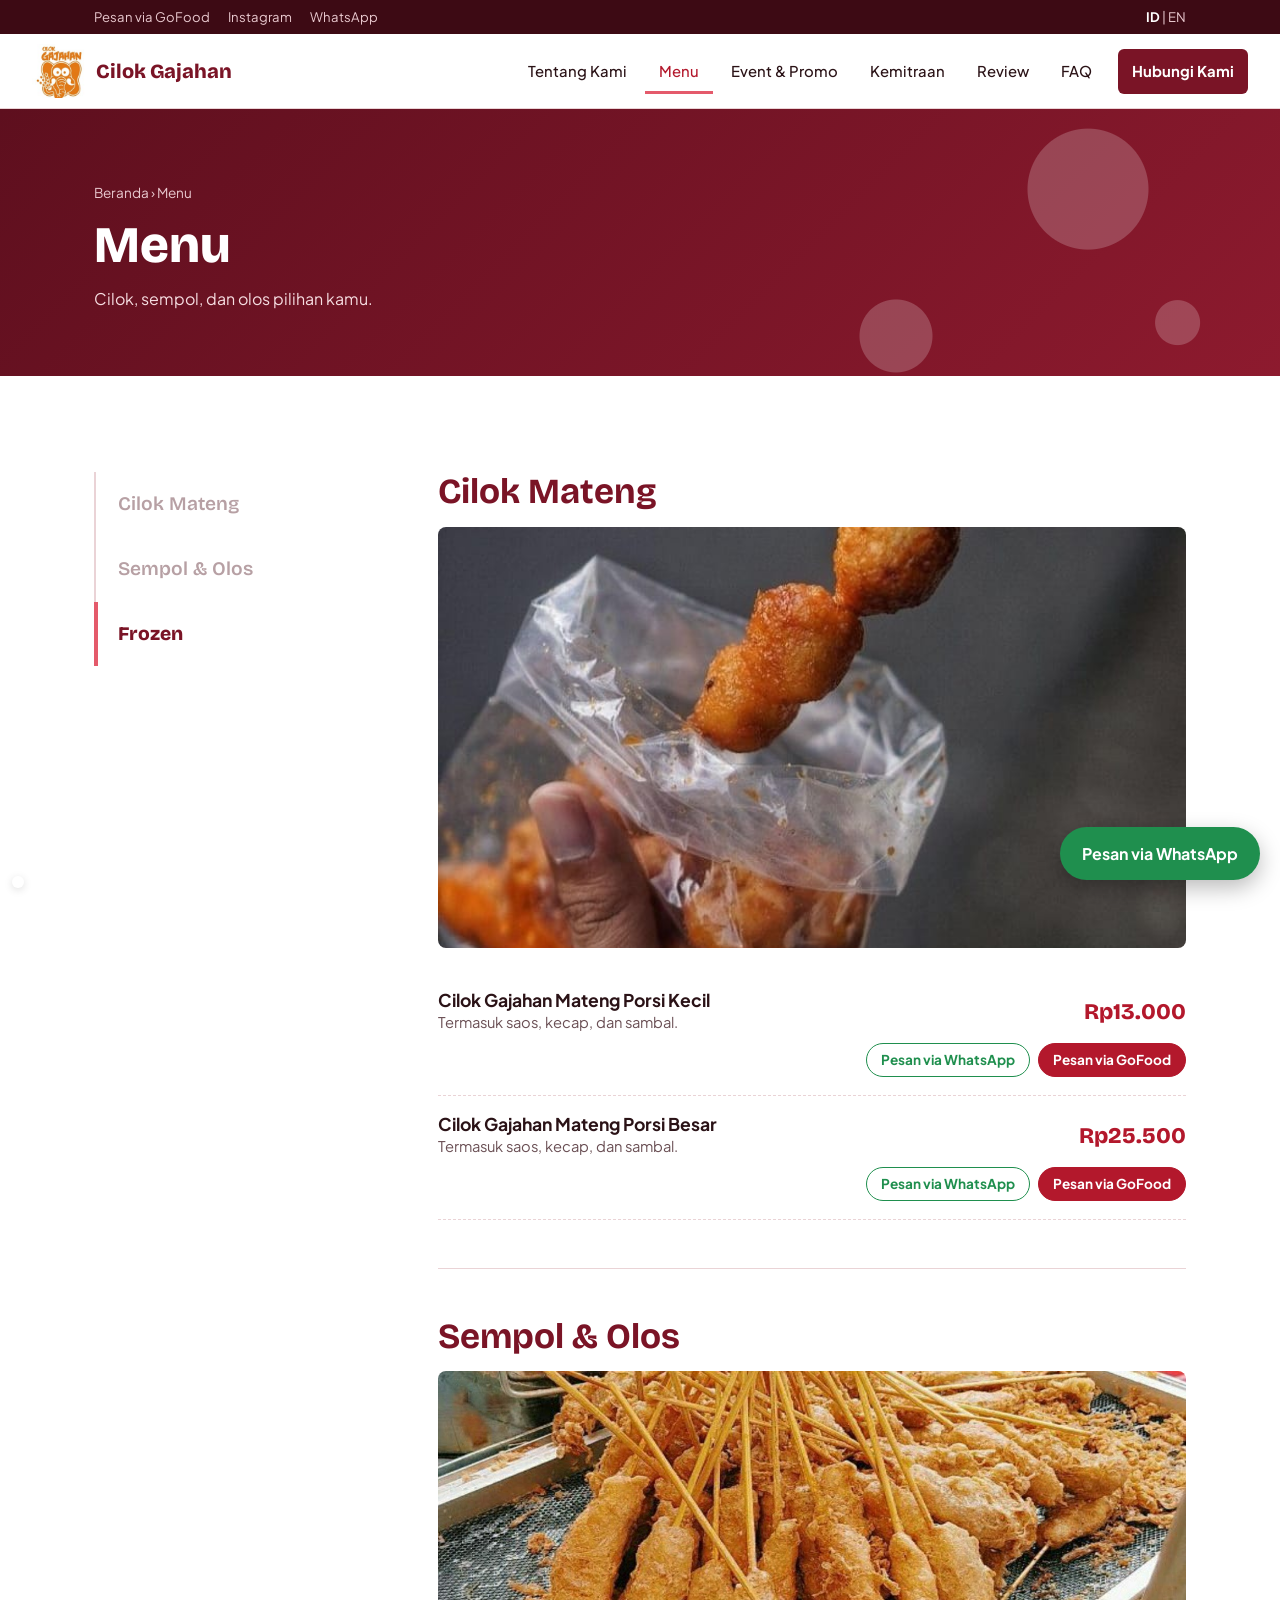
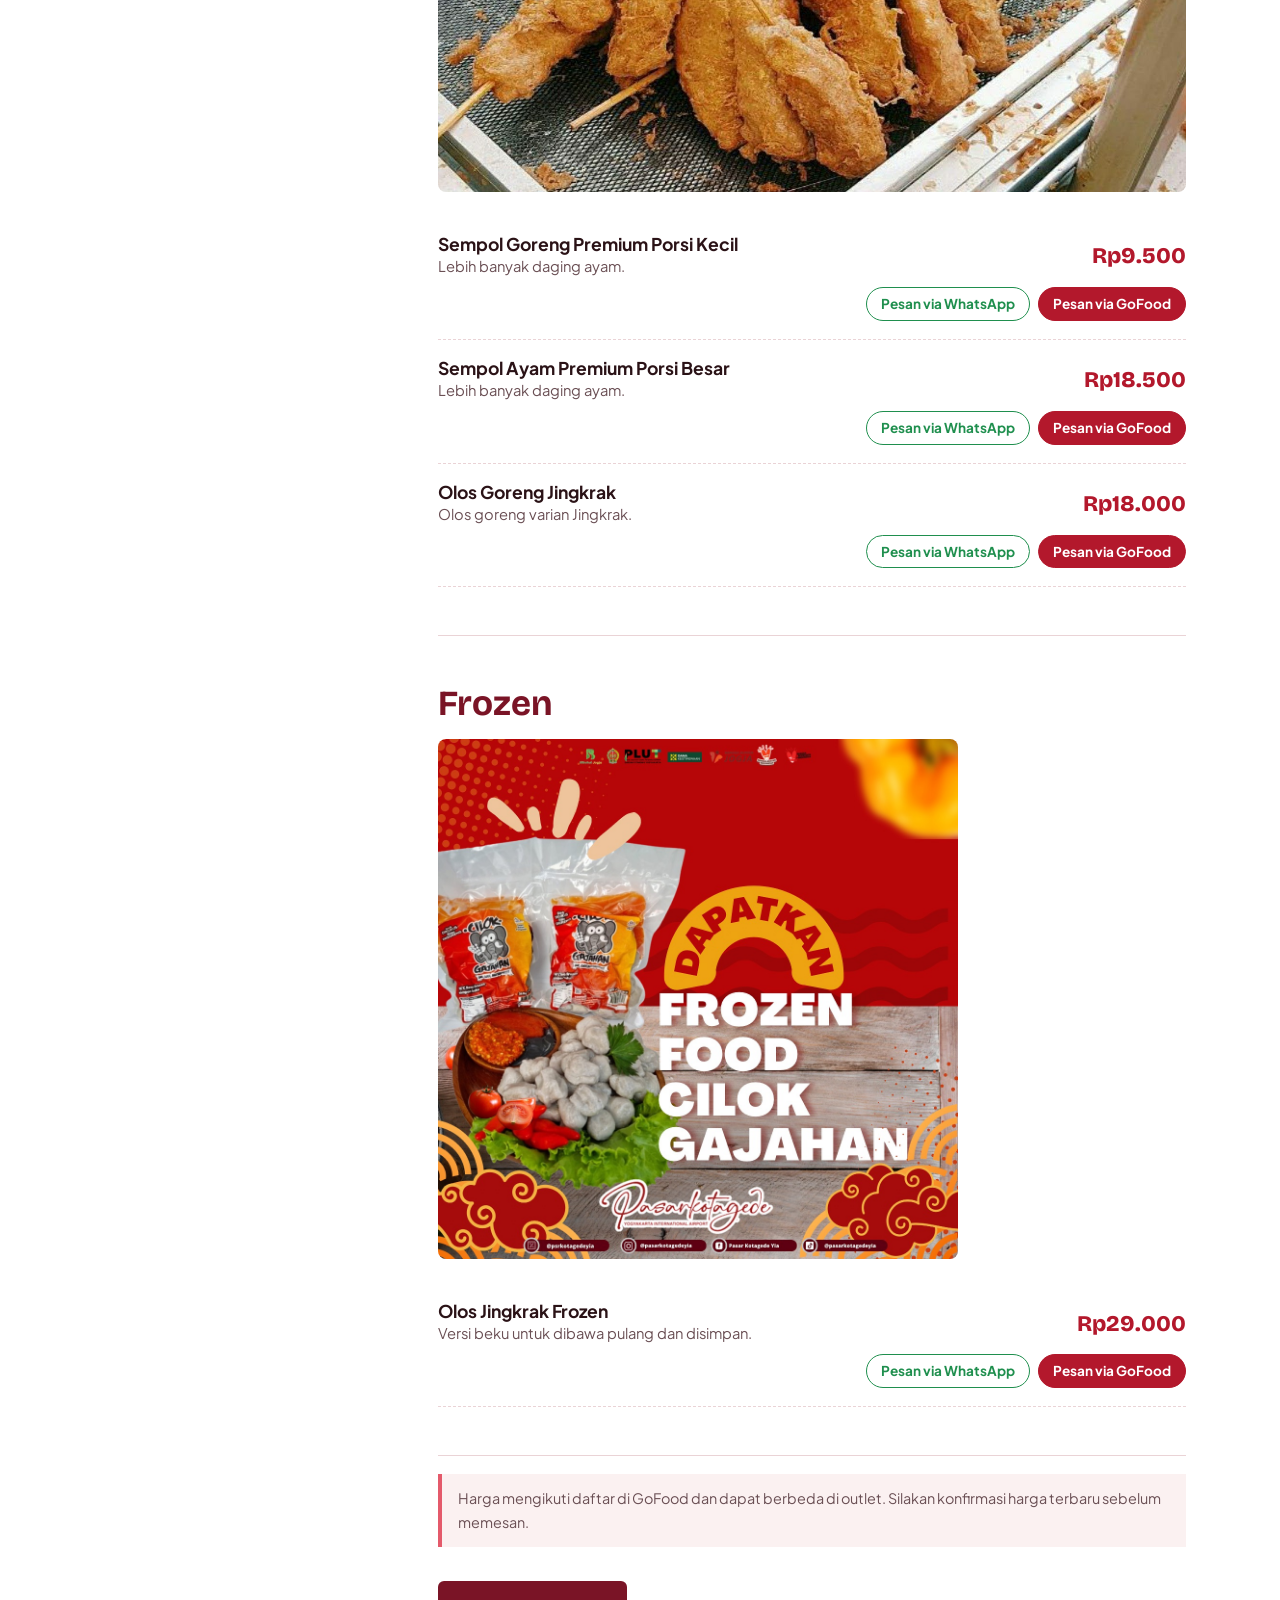
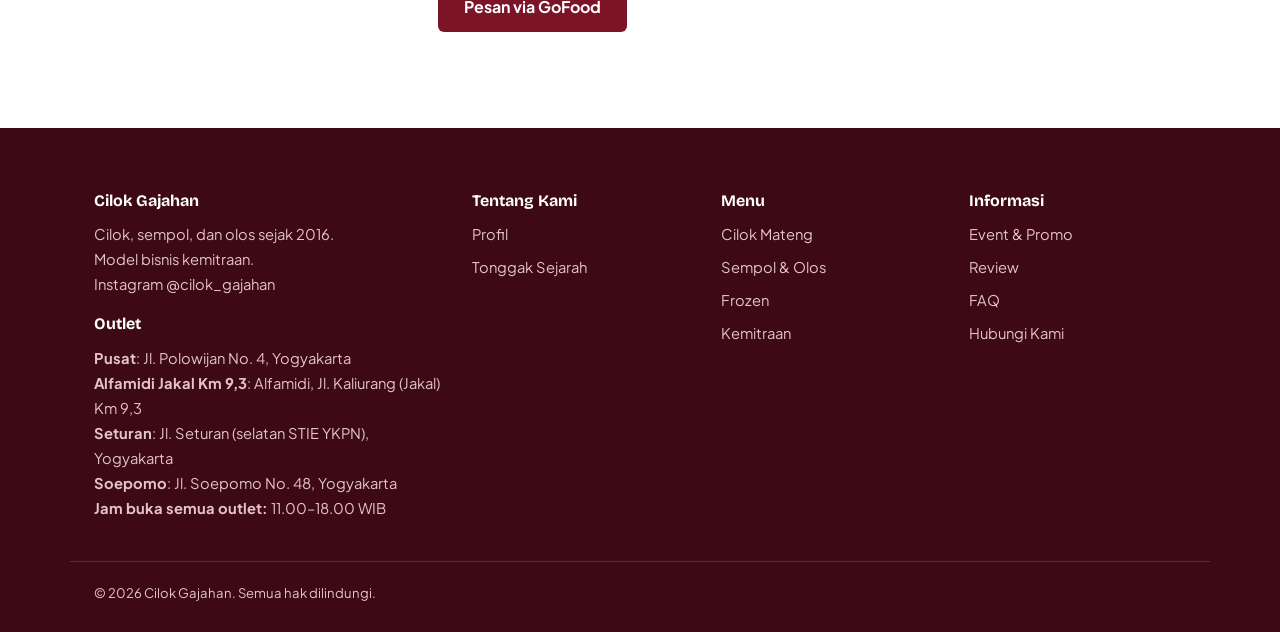
<file: menu.html>
<!DOCTYPE html>
<html lang="id">
<head>
  <meta charset="UTF-8">
  <meta name="viewport" content="width=device-width, initial-scale=1.0">
  <title>Menu | Cilok Gajahan</title>
  <meta name="description" content="Cilok Gajahan: cilok, sempol, dan olos sejak 2016. Terbuka untuk kemitraan.">
  <link rel="icon" href="images/logo.png">
  <link rel="preconnect" href="https://fonts.googleapis.com">
  <link href="https://fonts.googleapis.com/css2?family=Bricolage+Grotesque:wght@600;800&family=Plus+Jakarta+Sans:wght@400;500;700&display=swap" rel="stylesheet">
  <link rel="stylesheet" href="style.css">
</head>
<body>
<main>
<section class="page-hero"><div class="wrap"><p class="crumb"><a href="index.html">Beranda</a> &rsaquo; Menu</p><h1>Menu</h1><p class="phs">Cilok, sempol, dan olos pilihan kamu.</p></div></section>
<section class="sec"><div class="wrap v-layout"><aside class="v-nav" aria-label="Kategori menu"><ul><li><a href="#m1" class="on">Cilok Mateng</a></li><li><a href="#m2">Sempol &amp; Olos</a></li><li><a href="#m3">Frozen</a></li></ul></aside><div><article id="m1" class="v-item mcat" style="display:block"><h2>Cilok Mateng</h2><div class="ph photo" style="--img:url(images/cilok.jpg)"></div><div class="m-item"><div><h3>Cilok Gajahan Mateng Porsi Kecil</h3><p>Termasuk saos, kecap, dan sambal.</p></div><div class="price">Rp13.000</div><div class="m-order"><a class="wa-btn" data-wa="Halo Cilok Gajahan, saya mau pesan Cilok Gajahan Mateng Porsi Kecil." target="_blank" rel="noopener noreferrer">Pesan via WhatsApp</a><a class="gf-btn" data-gofood>Pesan via GoFood</a></div></div><div class="m-item"><div><h3>Cilok Gajahan Mateng Porsi Besar</h3><p>Termasuk saos, kecap, dan sambal.</p></div><div class="price">Rp25.500</div><div class="m-order"><a class="wa-btn" data-wa="Halo Cilok Gajahan, saya mau pesan Cilok Gajahan Mateng Porsi Besar." target="_blank" rel="noopener noreferrer">Pesan via WhatsApp</a><a class="gf-btn" data-gofood>Pesan via GoFood</a></div></div></article><article id="m2" class="v-item mcat" style="display:block"><h2>Sempol &amp; Olos</h2><div class="ph photo" style="--img:url(images/sempol.jpg)"></div><div class="m-item"><div><h3>Sempol Goreng Premium Porsi Kecil</h3><p>Lebih banyak daging ayam.</p></div><div class="price">Rp9.500</div><div class="m-order"><a class="wa-btn" data-wa="Halo Cilok Gajahan, saya mau pesan Sempol Goreng Premium Porsi Kecil." target="_blank" rel="noopener noreferrer">Pesan via WhatsApp</a><a class="gf-btn" data-gofood>Pesan via GoFood</a></div></div><div class="m-item"><div><h3>Sempol Ayam Premium Porsi Besar</h3><p>Lebih banyak daging ayam.</p></div><div class="price">Rp18.500</div><div class="m-order"><a class="wa-btn" data-wa="Halo Cilok Gajahan, saya mau pesan Sempol Ayam Premium Porsi Besar." target="_blank" rel="noopener noreferrer">Pesan via WhatsApp</a><a class="gf-btn" data-gofood>Pesan via GoFood</a></div></div><div class="m-item"><div><h3>Olos Goreng Jingkrak</h3><p>Olos goreng varian Jingkrak.</p></div><div class="price">Rp18.000</div><div class="m-order"><a class="wa-btn" data-wa="Halo Cilok Gajahan, saya mau pesan Olos Goreng Jingkrak." target="_blank" rel="noopener noreferrer">Pesan via WhatsApp</a><a class="gf-btn" data-gofood>Pesan via GoFood</a></div></div></article><article id="m3" class="v-item mcat" style="display:block"><h2>Frozen</h2><div class="ph photo contain" style="--img:url(images/frozen.jpg)"></div><div class="m-item"><div><h3>Olos Jingkrak Frozen</h3><p>Versi beku untuk dibawa pulang dan disimpan.</p></div><div class="price">Rp29.000</div><div class="m-order"><a class="wa-btn" data-wa="Halo Cilok Gajahan, saya mau pesan Olos Jingkrak Frozen." target="_blank" rel="noopener noreferrer">Pesan via WhatsApp</a><a class="gf-btn" data-gofood>Pesan via GoFood</a></div></div></article><p class="note">Harga mengikuti daftar di GoFood dan dapat berbeda di outlet. Silakan konfirmasi harga terbaru sebelum memesan.</p><p style="margin-top:20px"><a class="btn" data-gofood>Pesan via GoFood</a></p></div></div></section>
</main>
<script src="site.js"></script>
<script>
const links=[...document.querySelectorAll('.v-nav a')],items=document.querySelectorAll('.v-item');
const setOn=id=>links.forEach(a=>a.classList.toggle('on',a.getAttribute('href')=='#'+id));
const spy=new IntersectionObserver(es=>es.forEach(e=>{if(e.isIntersecting)setOn(e.target.id);}),{rootMargin:'-30% 0px -60% 0px'});
items.forEach(i=>spy.observe(i));
</script>
</body>
</html>
</file>
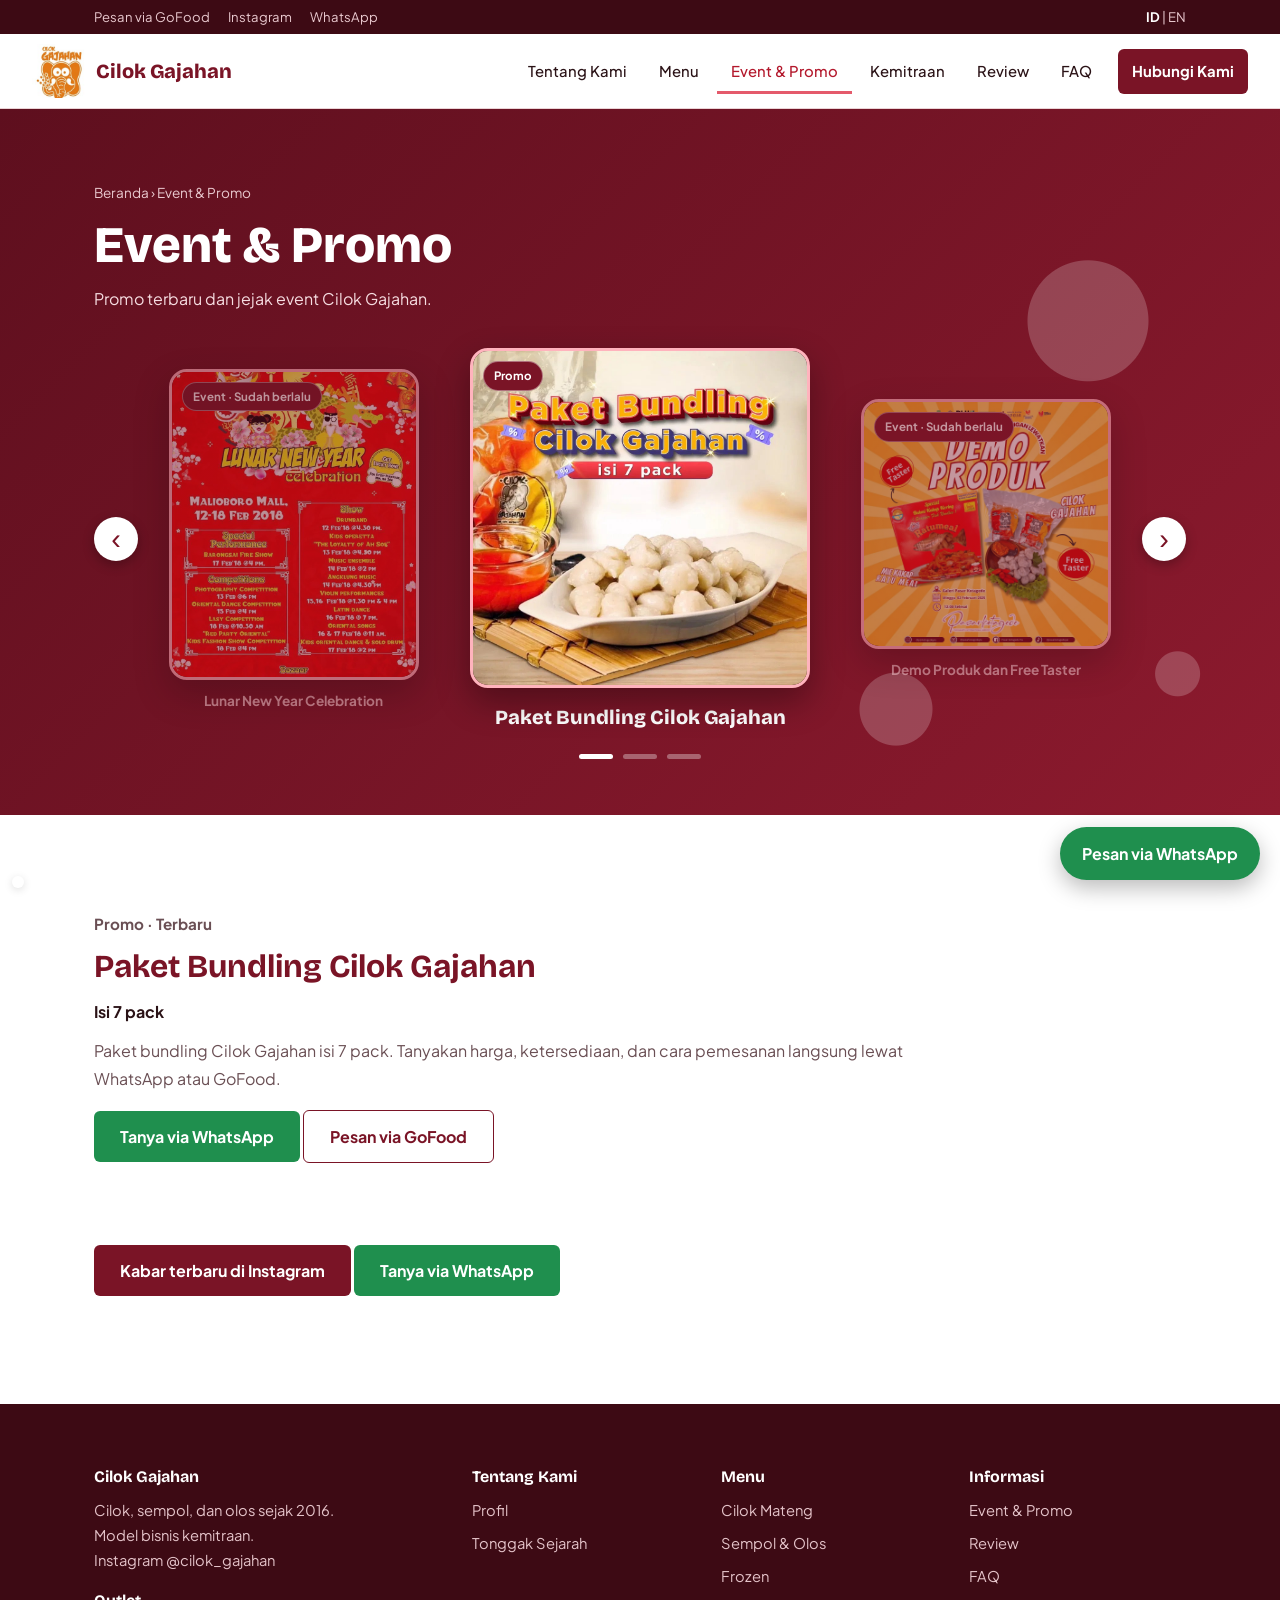
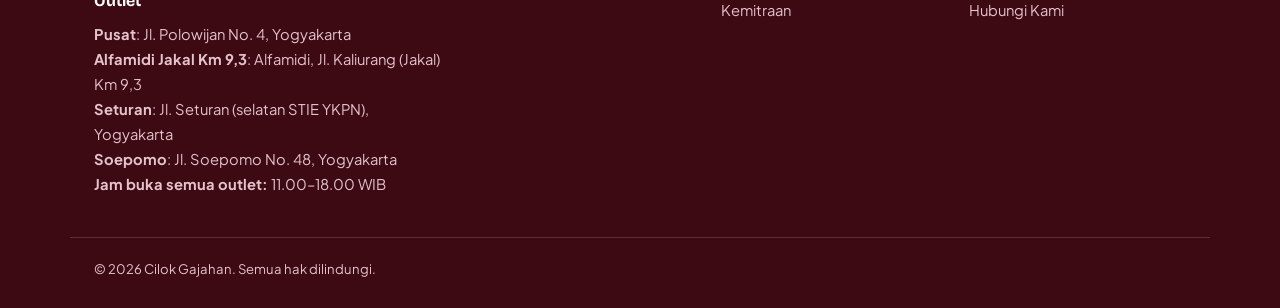
<file: promo.html>
<!DOCTYPE html>
<html lang="id">
<head>
  <meta charset="UTF-8">
  <meta name="viewport" content="width=device-width, initial-scale=1.0">
  <title>Event &amp; Promo | Cilok Gajahan</title>
  <meta name="description" content="Event dan promo Cilok Gajahan: paket bundling, demo produk, free taster, dan dokumentasi event.">
  <link rel="icon" href="images/logo.png">
  <link rel="preconnect" href="https://fonts.googleapis.com">
  <link href="https://fonts.googleapis.com/css2?family=Bricolage+Grotesque:wght@600;800&family=Plus+Jakarta+Sans:wght@400;500;700&display=swap" rel="stylesheet">
  <link rel="stylesheet" href="style.css">
</head>
<body>
<main>
<section class="page-hero ep-hero">
  <div class="wrap">
    <p class="crumb"><a href="index.html">Beranda</a> &rsaquo; Event &amp; Promo</p>
    <h1>Event &amp; Promo</h1>
    <p class="phs">Promo terbaru dan jejak event Cilok Gajahan.</p>
    <div class="ep-car" id="car" role="region" aria-roledescription="carousel" aria-label="Event dan promo">
      <button class="ep-arrow" id="prev" aria-label="Sebelumnya">&lsaquo;</button>
      <div class="ep-stage" id="stage"></div>
      <button class="ep-arrow" id="next" aria-label="Berikutnya">&rsaquo;</button>
    </div>
    <div class="ep-dots" id="dots"></div>
  </div>
</section>

<section class="sec"><div class="wrap inner">
  <div class="blk ep-detail" id="detail" aria-live="polite"></div>
  <div class="blk"><p><a class="btn" data-ig>Kabar terbaru di Instagram</a> <a class="btn wa" data-wa="Halo Cilok Gajahan, ada promo atau event apa saja?" target="_blank" rel="noopener noreferrer">Tanya via WhatsApp</a></p></div>
</div></section>
</main>
<script src="site.js"></script>
<script>
/* Data event & promo. Tambah item baru di sini: gambar, judul, jenis, keterangan. */
const EP=[
 {k:'Promo',past:false,t:'Paket Bundling Cilok Gajahan',img:'images/promo-paket-bundling.jpg',alt:'Poster Paket Bundling Cilok Gajahan isi 7 pack',
  meta:'Isi 7 pack',
  d:'Paket bundling Cilok Gajahan isi 7 pack. Tanyakan harga, ketersediaan, dan cara pemesanan langsung lewat WhatsApp atau GoFood.',
  wa:'Halo Cilok Gajahan, saya tertarik dengan Paket Bundling Cilok Gajahan isi 7 pack. Mohon info harga dan cara pemesanan.'},
 {k:'Event',past:true,t:'Demo Produk dan Free Taster',img:'images/promo.jpg',alt:'Poster demo produk dan free taster Cilok Gajahan',
  meta:'Minggu, 2 Februari 2025 \u00b7 pukul 12.00 sampai selesai \u00b7 Galeri Pasar Kotagede',
  d:'Cilok Gajahan hadir bersama Mie Kakap Ratu Meal di Galeri Pasar Kotagede, dengan free taster untuk pengunjung.'},
 {k:'Event',past:true,t:'Lunar New Year Celebration',img:'images/event-lunar-new-year.jpg',alt:'Poster Lunar New Year Celebration di Malioboro Mall, 12 sampai 18 Februari 2018',
  meta:'12\u201318 Februari 2018 \u00b7 Malioboro Mall, Yogyakarta',
  d:'Perayaan Tahun Baru Imlek di Malioboro Mall dengan barongsai fire show, pertunjukan musik dan tari, berbagai kompetisi, serta bazaar.'}
];
const N=EP.length,stage=document.getElementById('stage'),dots=document.getElementById('dots'),detail=document.getElementById('detail');
let ci=0;
dots.innerHTML=EP.map((e,i)=>`<button aria-label="Tampilkan ${e.t}" data-i="${i}"></button>`).join('');
const esc=s=>s.replace(/[&<>"]/g,c=>({'&':'&amp;','<':'&lt;','>':'&gt;','"':'&quot;'}[c]));
function render(){
 stage.innerHTML=[-1,0,1].map(o=>{const i=(ci+o+N)%N,e=EP[i];
  return `<figure class="ep-card ${o==0?'is-cur':'is-side'}" data-i="${i}" data-o="${o}"${o?` tabindex="0" role="button" aria-label="Lihat ${esc(e.t)}"`:''}>
   <div class="ep-img"><img src="${e.img}" alt="${esc(e.alt)}" loading="lazy"><span class="ep-tag">${e.k}${e.past?' \u00b7 Sudah berlalu':''}</span></div>
   <figcaption>${esc(e.t)}</figcaption></figure>`;}).join('');
 dots.querySelectorAll('button').forEach((b,i)=>b.classList.toggle('on',i==ci));
 const e=EP[ci];
 detail.innerHTML=`<p class="kicker">${e.k}${e.past?' \u00b7 Sudah berlalu':' \u00b7 Terbaru'}</p><h2>${esc(e.t)}</h2><p class="ep-meta">${esc(e.meta)}</p><p>${esc(e.d)}</p>`
  +(e.past?'<p class="note">Event ini sudah berlalu dan ditampilkan sebagai dokumentasi.</p>':`<p><a class="btn wa" id="dwa" target="_blank" rel="noopener noreferrer">Tanya via WhatsApp</a> <a class="btn line" id="dgf" target="_blank" rel="noopener noreferrer">Pesan via GoFood</a></p>`);
 if(!e.past){document.getElementById('dwa').href=wa(e.wa);document.getElementById('dgf').href=CONFIG.gofood;}
}
const go=i=>{ci=(i+N)%N;render();};
document.getElementById('prev').addEventListener('click',()=>go(cur-1));
document.getElementById('next').addEventListener('click',()=>go(ci+1));
dots.addEventListener('click',e=>{const b=e.target.closest('button');if(b)go(+b.dataset.i);});
stage.addEventListener('click',e=>{const c=e.target.closest('.is-side');if(c)go(+c.dataset.i);});
stage.addEventListener('keydown',e=>{if((e.key=='Enter'||e.key==' ')&&e.target.classList.contains('is-side')){e.preventDefault();go(+e.target.dataset.i);}});
document.getElementById('car').addEventListener('keydown',e=>{if(e.key=='ArrowLeft')go(cur-1);if(e.key=='ArrowRight')go(ci+1);});
let tx=null;
stage.addEventListener('touchstart',e=>{tx=e.touches[0].clientX;},{passive:true});
stage.addEventListener('touchend',e=>{if(tx===null)return;const d=e.changedTouches[0].clientX-tx;if(Math.abs(d)>40)go(ci+(d<0?1:-1));tx=null;});
render();
</script>
</body>
</html>
</file>
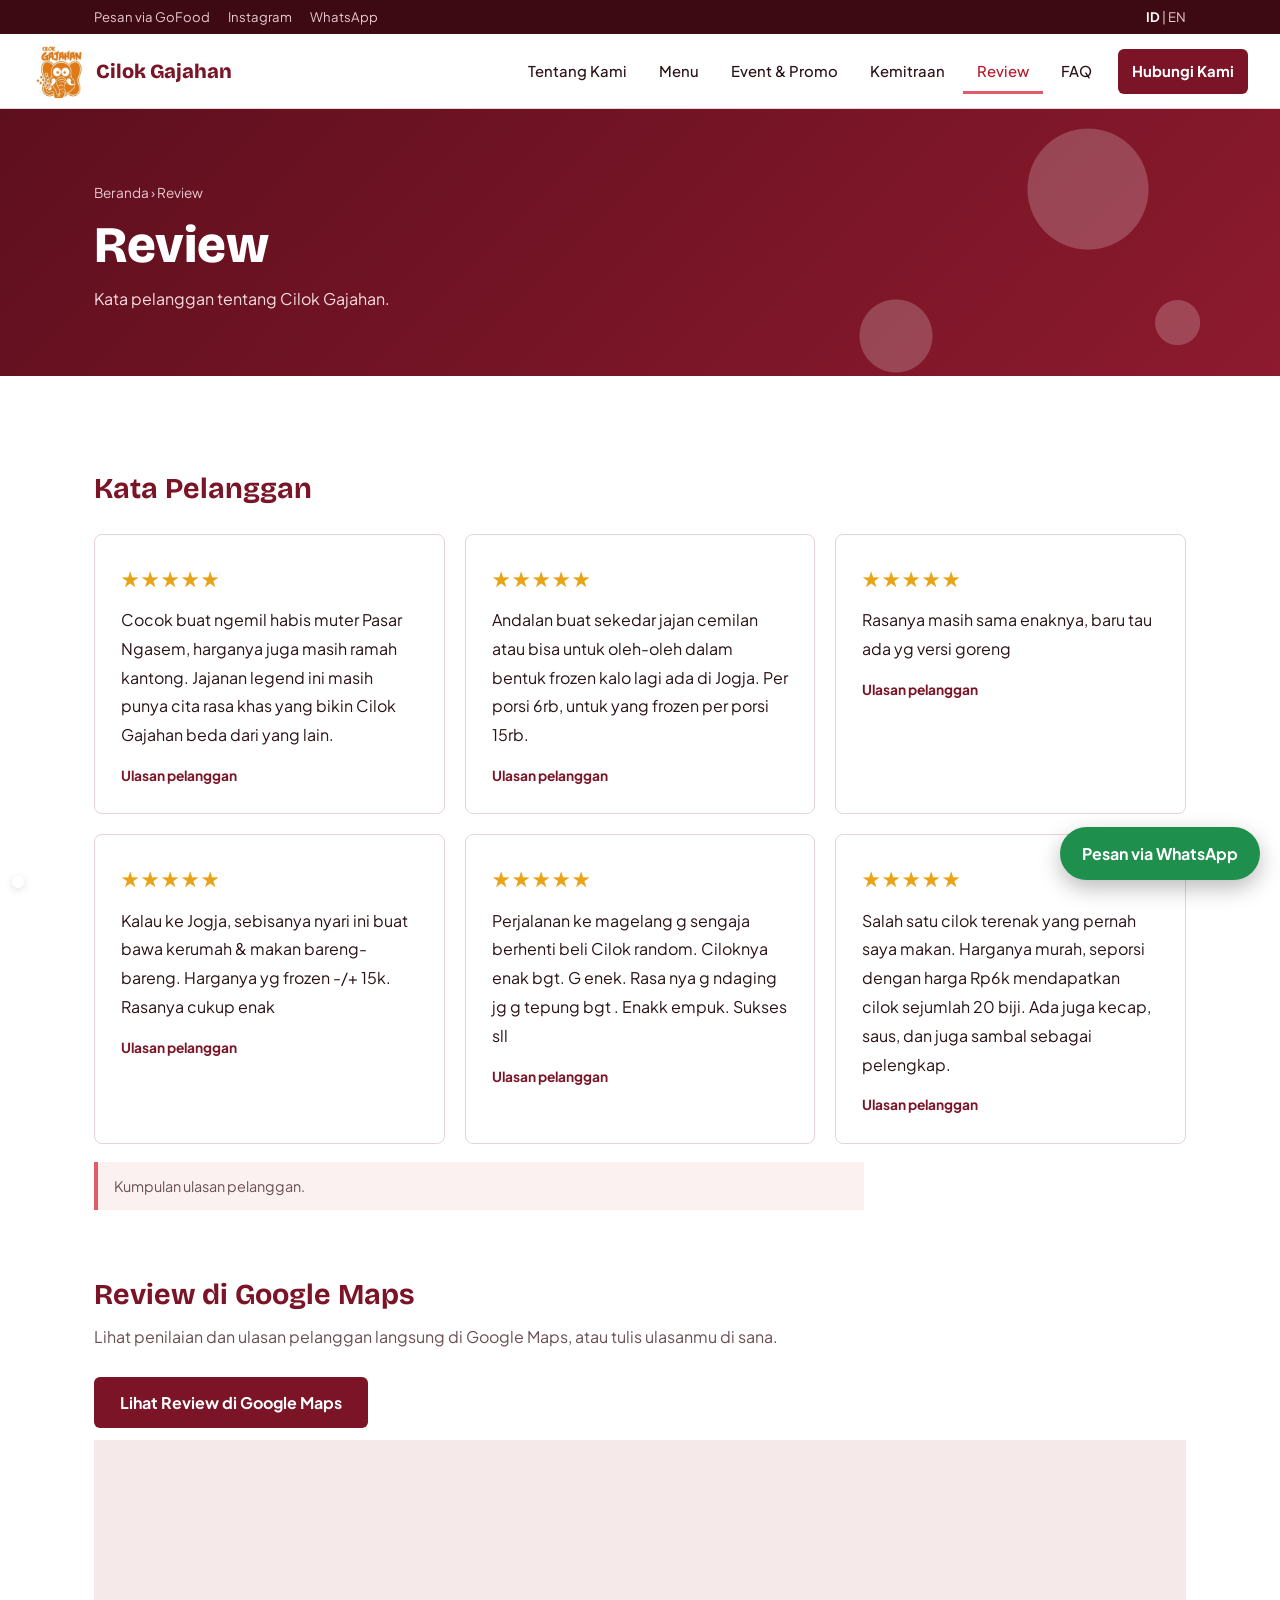
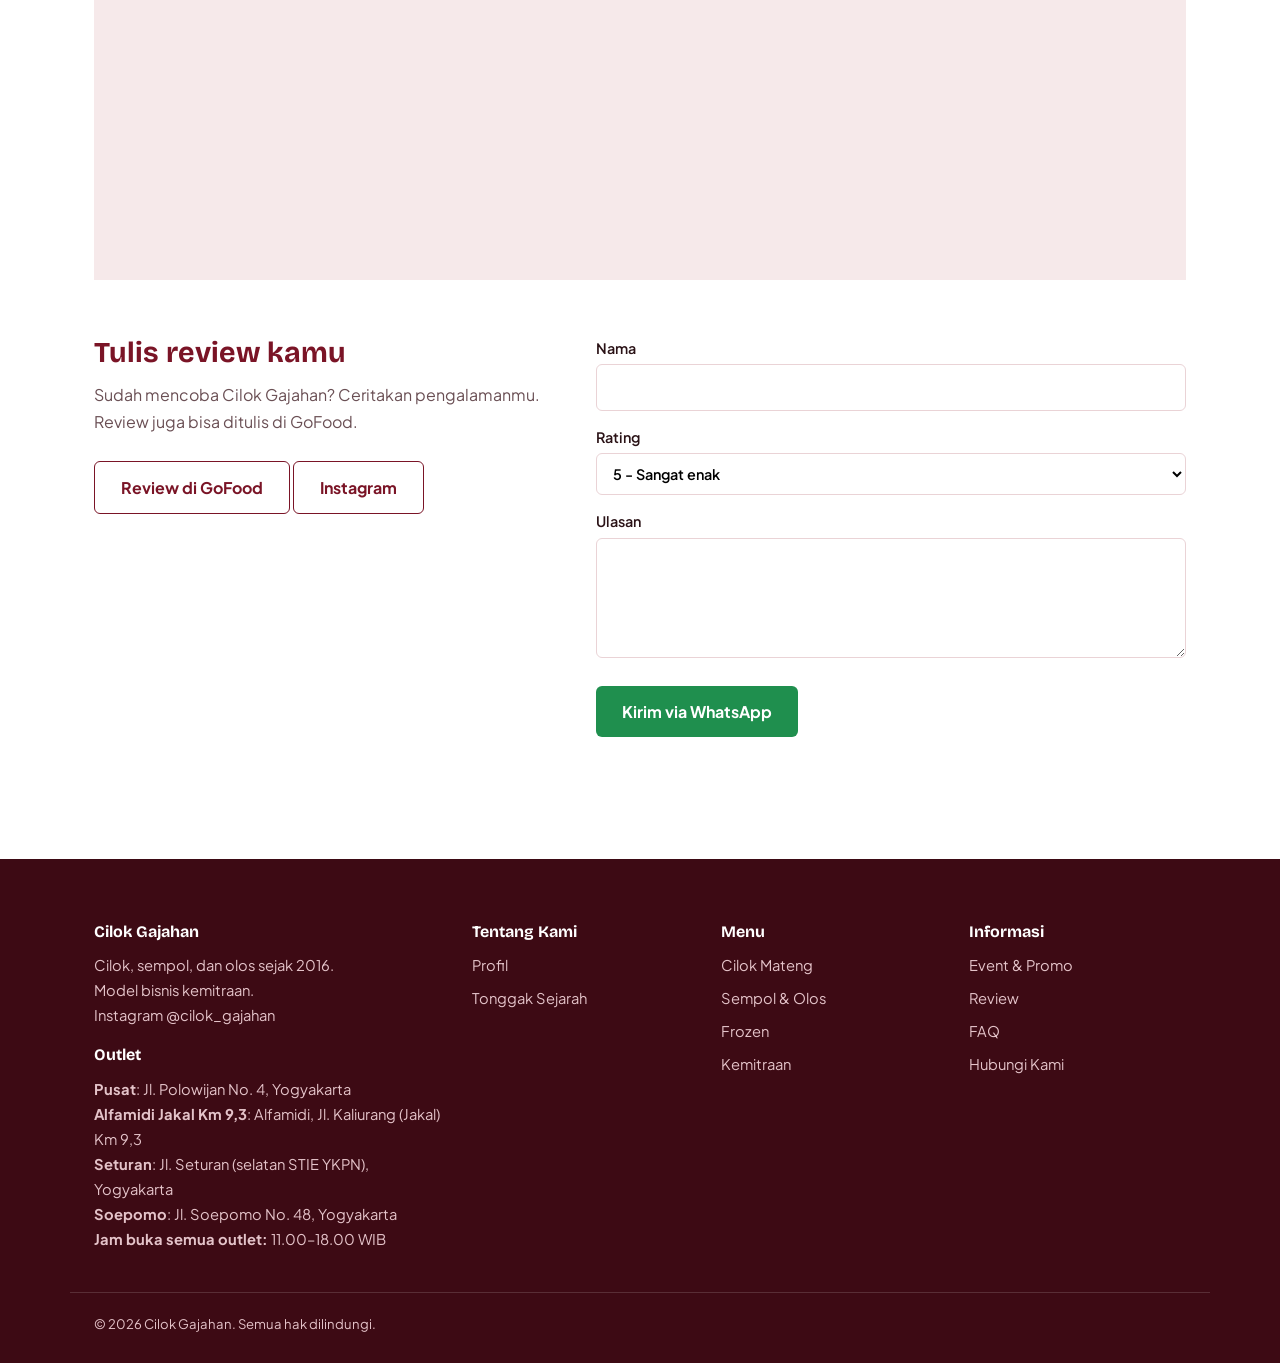
<file: review.html>
<!DOCTYPE html>
<html lang="id">
<head>
  <meta charset="UTF-8">
  <meta name="viewport" content="width=device-width, initial-scale=1.0">
  <title>Review | Cilok Gajahan</title>
  <meta name="description" content="Cilok Gajahan: cilok, sempol, dan olos sejak 2016. Terbuka untuk kemitraan.">
  <link rel="icon" href="images/logo.png">
  <link rel="preconnect" href="https://fonts.googleapis.com">
  <link href="https://fonts.googleapis.com/css2?family=Bricolage+Grotesque:wght@600;800&family=Plus+Jakarta+Sans:wght@400;500;700&display=swap" rel="stylesheet">
  <link rel="stylesheet" href="style.css">
</head>
<body>
<main>
<section class="page-hero"><div class="wrap"><p class="crumb"><a href="index.html">Beranda</a> &rsaquo; Review</p><h1>Review</h1><p class="phs">Kata pelanggan tentang Cilok Gajahan.</p></div></section>
<section class="sec"><div class="wrap inner"><div class="blk"><h2>Kata Pelanggan</h2> <div class="rv-grid"><figure class="rv"><div class="stars" role="img" aria-label="Bintang 5 dari 5">&#9733;&#9733;&#9733;&#9733;&#9733;</div><blockquote>Cocok buat ngemil habis muter Pasar Ngasem, harganya juga masih ramah kantong. Jajanan legend ini masih punya cita rasa khas yang bikin Cilok Gajahan beda dari yang lain.</blockquote><figcaption>Ulasan pelanggan</figcaption></figure> <figure class="rv"><div class="stars" role="img" aria-label="Bintang 5 dari 5">&#9733;&#9733;&#9733;&#9733;&#9733;</div><blockquote>Andalan buat sekedar jajan cemilan atau bisa untuk oleh-oleh dalam bentuk frozen kalo lagi ada di Jogja. Per porsi 6rb, untuk yang frozen per porsi 15rb.</blockquote><figcaption>Ulasan pelanggan</figcaption></figure> <figure class="rv"><div class="stars" role="img" aria-label="Bintang 5 dari 5">&#9733;&#9733;&#9733;&#9733;&#9733;</div><blockquote>Rasanya masih sama enaknya, baru tau ada yg versi goreng</blockquote><figcaption>Ulasan pelanggan</figcaption></figure> <figure class="rv"><div class="stars" role="img" aria-label="Bintang 5 dari 5">&#9733;&#9733;&#9733;&#9733;&#9733;</div><blockquote>Kalau ke Jogja, sebisanya nyari ini buat bawa kerumah &amp; makan bareng-bareng. Harganya yg frozen -/+ 15k. Rasanya cukup enak</blockquote><figcaption>Ulasan pelanggan</figcaption></figure> <figure class="rv"><div class="stars" role="img" aria-label="Bintang 5 dari 5">&#9733;&#9733;&#9733;&#9733;&#9733;</div><blockquote>Perjalanan ke magelang g sengaja berhenti beli Cilok random. Ciloknya enak bgt. G enek. Rasa nya g ndaging jg g tepung bgt . Enakk empuk. Sukses sll</blockquote><figcaption>Ulasan pelanggan</figcaption></figure> <figure class="rv"><div class="stars" role="img" aria-label="Bintang 5 dari 5">&#9733;&#9733;&#9733;&#9733;&#9733;</div><blockquote>Salah satu cilok terenak yang pernah saya makan. Harganya murah, seporsi dengan harga Rp6k mendapatkan cilok sejumlah 20 biji. Ada juga kecap, saus, dan juga sambal sebagai pelengkap.</blockquote><figcaption>Ulasan pelanggan</figcaption></figure></div><p class="note">Kumpulan ulasan pelanggan.</p></div><div class="blk"><h2>Review di Google Maps</h2><p>Lihat penilaian dan ulasan pelanggan langsung di Google Maps, atau tulis ulasanmu di sana.</p><p><a class="btn" data-gmaps>Lihat Review di Google Maps</a></p><iframe class="gmap" title="Cilok Gajahan di Google Maps" loading="lazy" referrerpolicy="no-referrer-when-downgrade" src="https://www.google.com/maps?q=Cilok+Gajahan+Seturan+Yogyakarta&amp;output=embed"></iframe></div><div class="blk"><div class="contact"><div><h2>Tulis review kamu</h2><p>Sudah mencoba Cilok Gajahan? Ceritakan pengalamanmu. Review juga bisa ditulis di GoFood.</p><p><a class="btn line" data-gofood>Review di GoFood</a> <a class="btn line" data-ig>Instagram</a></p></div><form id="rf"><label>Nama<input name="nama" required></label><label>Rating<select name="rating"><option value="5">5 - Sangat enak</option><option value="4">4 - Enak</option><option value="3">3 - Cukup</option><option value="2">2 - Kurang</option><option value="1">1 - Buruk</option></select></label><label>Ulasan<textarea name="ulasan" rows="4" required></textarea></label><button class="btn wa" type="submit">Kirim via WhatsApp</button><p id="rm" role="status"></p></form></div></div></div></section>
</main>
<script src="site.js"></script>
</body>
</html>
</file>
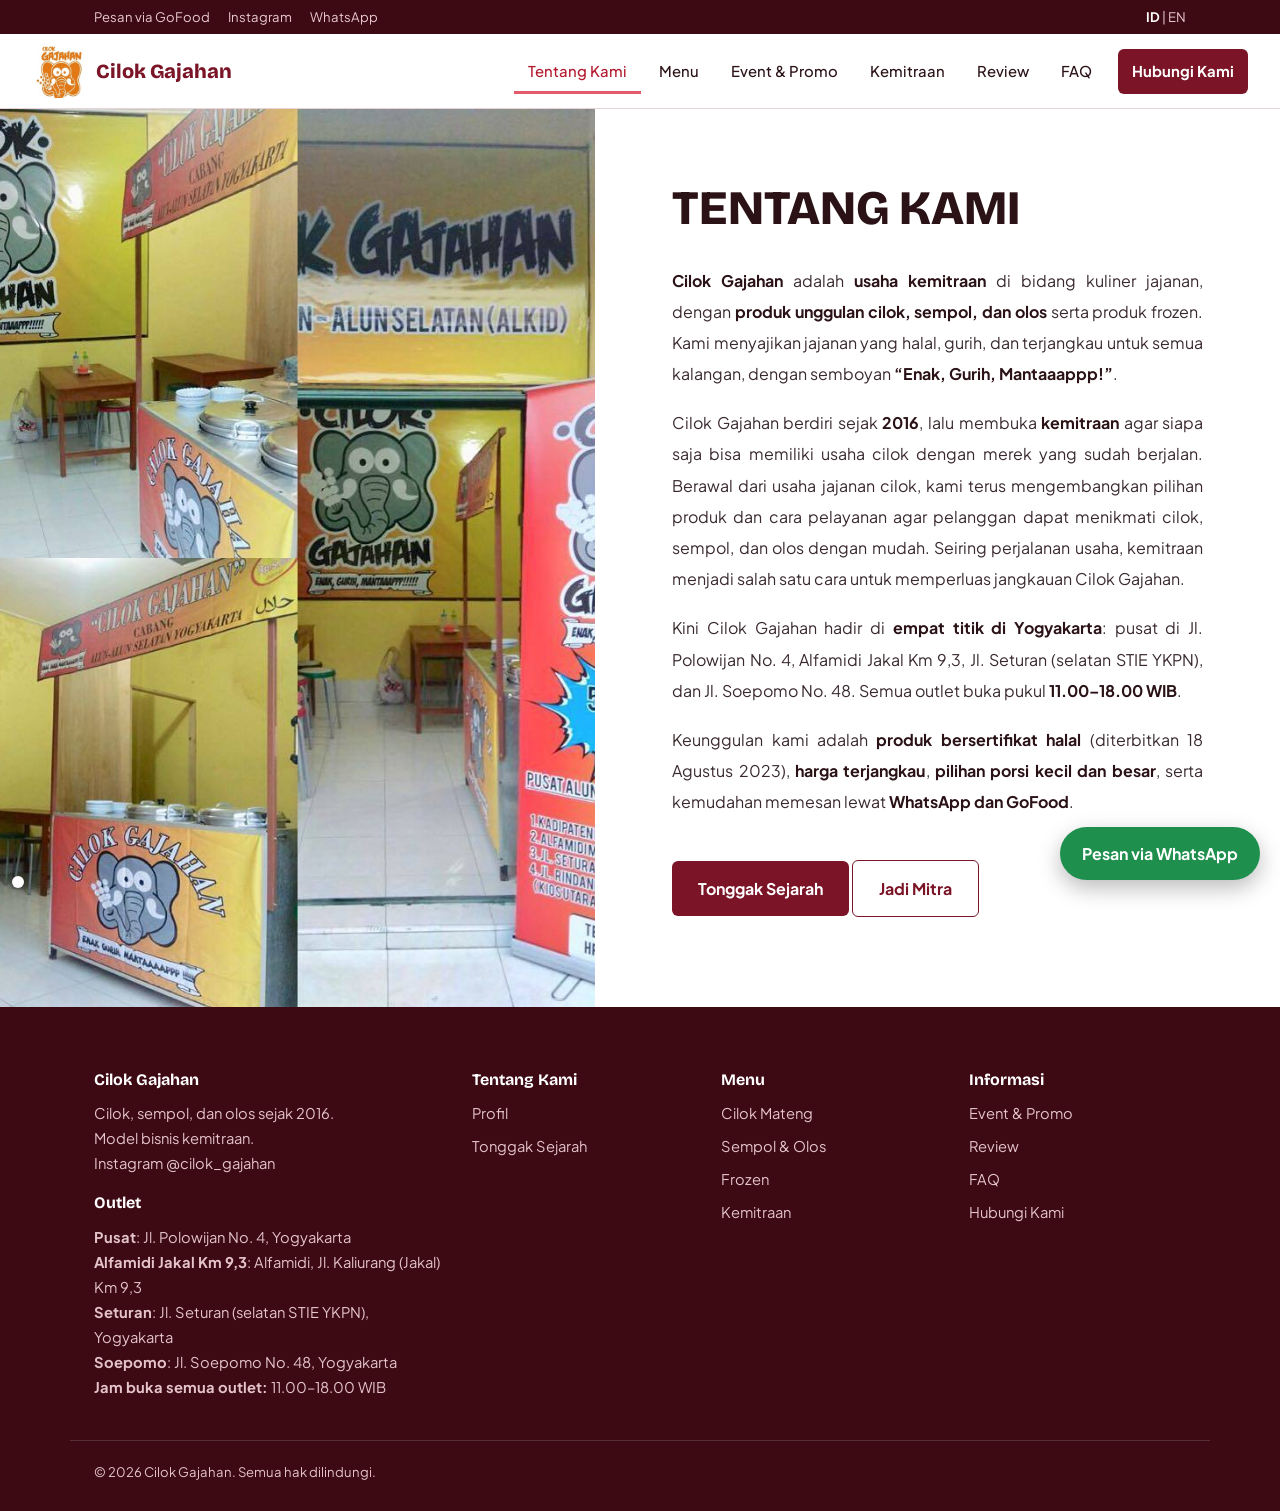
<file: tentang-kami.html>
<!DOCTYPE html>
<html lang="id">
<head>
  <meta charset="UTF-8">
  <meta name="viewport" content="width=device-width, initial-scale=1.0">
  <title>Tentang Kami | Cilok Gajahan</title>
  <meta name="description" content="Cilok Gajahan: cilok, sempol, dan olos sejak 2016. Terbuka untuk kemitraan.">
  <link rel="icon" href="images/logo.png">
  <link rel="preconnect" href="https://fonts.googleapis.com">
  <link href="https://fonts.googleapis.com/css2?family=Bricolage+Grotesque:wght@600;800&family=Plus+Jakarta+Sans:wght@400;500;700&display=swap" rel="stylesheet">
  <link rel="stylesheet" href="style.css">
</head>
<body>
<main>
<section class="about-split">
  <div class="ab-img" style="--img:url(images/tentang-kami.jpg)" role="img" aria-label="Suasana outlet Cilok Gajahan"></div>
  <div class="ab-text">
    <h1>Tentang Kami</h1>
    <p><b>Cilok Gajahan</b> adalah <b>usaha kemitraan</b> di bidang kuliner jajanan, dengan <b>produk unggulan cilok, sempol, dan olos</b> serta produk frozen. Kami menyajikan jajanan yang halal, gurih, dan terjangkau untuk semua kalangan, dengan semboyan <b>&ldquo;Enak, Gurih, Mantaaappp!&rdquo;</b>.</p>
    <p>Cilok Gajahan berdiri sejak <b>2016</b>, lalu membuka <b>kemitraan</b> agar siapa saja bisa memiliki usaha cilok dengan merek yang sudah berjalan. Berawal dari usaha jajanan cilok, kami terus mengembangkan pilihan produk dan cara pelayanan agar pelanggan dapat menikmati cilok, sempol, dan olos dengan mudah. Seiring perjalanan usaha, kemitraan menjadi salah satu cara untuk memperluas jangkauan Cilok Gajahan.</p>
    <p>Kini Cilok Gajahan hadir di <b>empat titik di Yogyakarta</b>: pusat di Jl. Polowijan No. 4, Alfamidi Jakal Km 9,3, Jl. Seturan (selatan STIE YKPN), dan Jl. Soepomo No. 48. Semua outlet buka pukul <b>11.00&ndash;18.00 WIB</b>.</p>
    <p>Keunggulan kami adalah <b>produk bersertifikat halal</b> (diterbitkan 18 Agustus 2023), <b>harga terjangkau</b>, <b>pilihan porsi kecil dan besar</b>, serta kemudahan memesan lewat <b>WhatsApp dan GoFood</b>.</p>
    <p class="ab-cta"><a class="btn" href="tonggak-sejarah.html">Tonggak Sejarah</a> <a class="btn line" href="kemitraan.html">Jadi Mitra</a></p>
  </div>
</section>
</main>
<script src="site.js"></script>
</body>
</html>
</file>
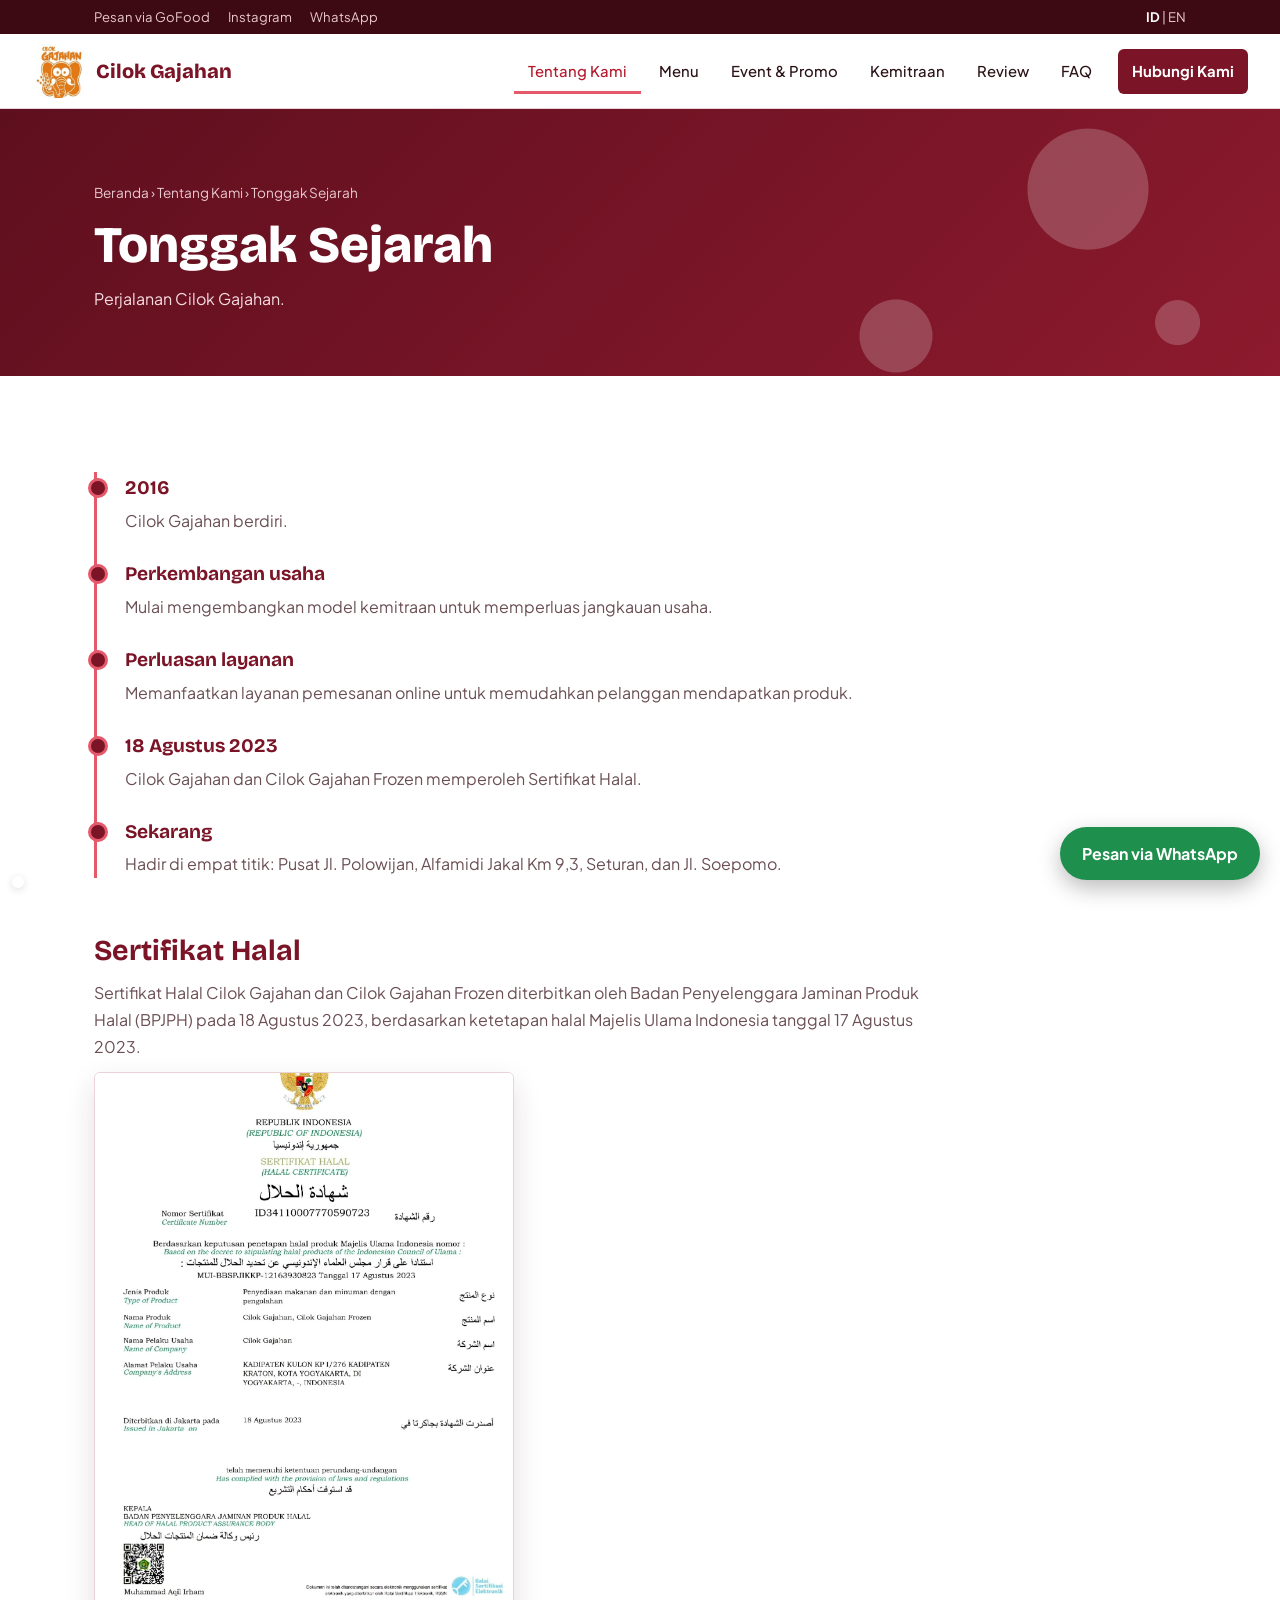
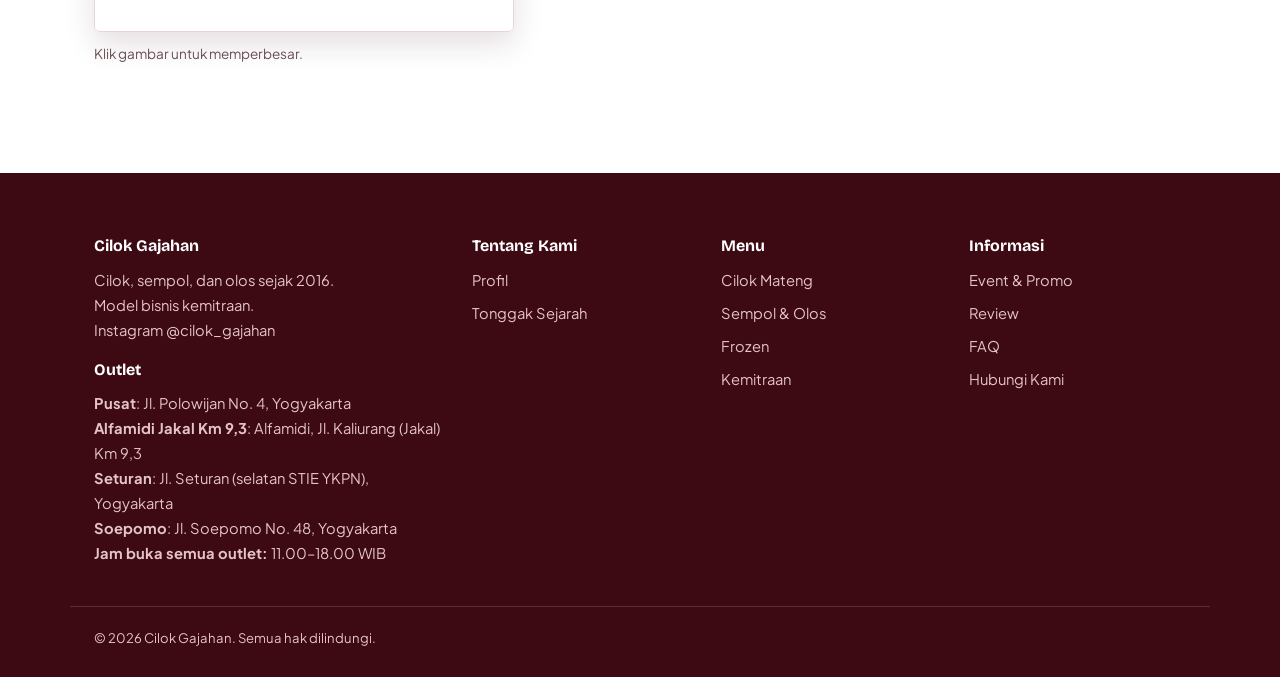
<file: tonggak-sejarah.html>
<!DOCTYPE html>
<html lang="id">
<head>
  <meta charset="UTF-8">
  <meta name="viewport" content="width=device-width, initial-scale=1.0">
  <title>Tonggak Sejarah | Cilok Gajahan</title>
  <meta name="description" content="Cilok Gajahan: cilok, sempol, dan olos sejak 2016. Terbuka untuk kemitraan.">
  <link rel="icon" href="images/logo.png">
  <link rel="preconnect" href="https://fonts.googleapis.com">
  <link href="https://fonts.googleapis.com/css2?family=Bricolage+Grotesque:wght@600;800&family=Plus+Jakarta+Sans:wght@400;500;700&display=swap" rel="stylesheet">
  <link rel="stylesheet" href="style.css">
</head>
<body>
<main>
<section class="page-hero"><div class="wrap"><p class="crumb"><a href="index.html">Beranda</a> &rsaquo; <a href="tentang-kami.html">Tentang Kami</a> &rsaquo; Tonggak Sejarah</p><h1>Tonggak Sejarah</h1><p class="phs">Perjalanan Cilok Gajahan.</p></div></section>
<section class="sec"><div class="wrap inner"><div class="blk"><ol class="tl"><li><b>2016</b><p>Cilok Gajahan berdiri.</p></li><li><b>Perkembangan usaha</b><p>Mulai mengembangkan model kemitraan untuk memperluas jangkauan usaha.</p></li><li><b>Perluasan layanan</b><p>Memanfaatkan layanan pemesanan online untuk memudahkan pelanggan mendapatkan produk.</p></li><li><b>18 Agustus 2023</b><p>Cilok Gajahan dan Cilok Gajahan Frozen memperoleh Sertifikat Halal.</p></li><li><b>Sekarang</b><p>Hadir di empat titik: Pusat Jl. Polowijan, Alfamidi Jakal Km 9,3, Seturan, dan Jl. Soepomo.</p></li></ol></div><div class="blk"><h2>Sertifikat Halal</h2><p>Sertifikat Halal Cilok Gajahan dan Cilok Gajahan Frozen diterbitkan oleh Badan Penyelenggara Jaminan Produk Halal (BPJPH) pada 18 Agustus 2023, berdasarkan ketetapan halal Majelis Ulama Indonesia tanggal 17 Agustus 2023.</p><a href="images/sertifikat-halal.jpg" target="_blank" rel="noopener"><img class="cert-img" src="images/sertifikat-halal.jpg" alt="Sertifikat Halal Cilok Gajahan" loading="lazy"></a><p class="cap">Klik gambar untuk memperbesar.</p></div></div></section>
</main>
<script src="site.js"></script>
</body>
</html>
</file>
<file: style.css>
:root{--maroon:#7a1426;--deep:#3d0a14;--red:#b3182c;--accent:#e45a6b;--rose:#fbf1f1;--alt:#f6e9ea;--ink:#2a1216;--muted:#6a4f54;--line:#ead3d6}
*{box-sizing:border-box;margin:0;padding:0}
html{scroll-behavior:smooth;scroll-padding-top:90px}
body{font-family:'Plus Jakarta Sans',system-ui,sans-serif;color:var(--ink);background:#fff;line-height:1.7}
h1,h2,h3,h4{font-family:'Bricolage Grotesque','Plus Jakarta Sans',sans-serif;line-height:1.15;color:var(--maroon)}
a{color:inherit;text-decoration:none}ul,ol{list-style:none}
:focus-visible{outline:3px solid var(--accent);outline-offset:2px}
.wrap{max-width:1140px;margin:0 auto;padding:0 24px}
body{top:0!important}.skiptranslate iframe,.goog-te-banner-frame{display:none!important}.goog-tooltip,.goog-text-highlight{box-shadow:none!important;background:none!important}

/* topbar + nav */
.topbar{background:var(--deep);color:#e9c9cf;font-size:.82rem}
.topbar .wrap{display:flex;justify-content:space-between;padding-top:6px;padding-bottom:6px}
.tb-l{display:flex;gap:18px}.tb-l a:hover,.lang button:hover{color:#fff}
.lang button{background:none;border:0;color:inherit;font:inherit;cursor:pointer}.lang button.on{color:#fff;font-weight:700}
.nav{position:sticky;top:0;z-index:20;display:flex;justify-content:space-between;align-items:center;padding:10px 32px;background:#fff;border-bottom:1px solid var(--line)}
.brand{display:flex;align-items:center;gap:10px;font-family:'Bricolage Grotesque',sans-serif;font-weight:800;font-size:1.25rem;color:var(--maroon)}
.brand img{display:block;height:54px;width:auto}
#menu>ul{display:flex;gap:4px;align-items:center}
#menu a{display:block;padding:10px 14px;font-size:.93rem;font-weight:500}
#menu li:hover>a,#menu li:focus-within>a{color:var(--red)}
.nav li.active>a{color:var(--red);box-shadow:inset 0 -3px 0 var(--accent)}
.has-sub{position:relative}
.sub-menu{position:absolute;left:0;top:100%;min-width:210px;background:#fff;border:1px solid var(--line);border-top:3px solid var(--accent);box-shadow:0 12px 24px #3d0a1418;display:none}
.has-sub:hover .sub-menu,.has-sub:focus-within .sub-menu{display:block}
.sub-menu a{padding:10px 16px;font-size:.9rem;border-bottom:1px solid var(--alt)}.sub-menu a:hover{background:var(--alt)}
#menu a.btn-sm{background:var(--maroon);color:#fff;border-radius:6px;font-weight:700;margin-left:8px}
#menu a.btn-sm:hover{background:var(--red);color:#fff}
.burger{display:none;background:none;border:1px solid var(--maroon);color:var(--maroon);padding:6px 14px;border-radius:6px;font:inherit;cursor:pointer}

/* hero */
.hero{position:relative;min-height:calc(100svh - 110px);display:flex;align-items:center;background:var(--hero-img,none) center/cover,linear-gradient(135deg,#4d0c1a,#7a1426 55%,#a61e34);color:#fff;overflow:hidden;padding:60px 0 130px}
.hero.has-img::before{content:"";position:absolute;inset:0;background:linear-gradient(90deg,#3d0a14ee,#3d0a14b8)}
.balls{position:absolute;left:0;right:0;bottom:0;width:100%;height:48%}
.hero-grid{position:relative;display:grid;grid-template-columns:1.5fr 1fr;gap:48px;align-items:center;width:100%}
.slides{position:relative;min-height:330px}
.slide{position:absolute;inset:0 0 auto 0;opacity:0;visibility:hidden;transition:opacity .7s}.slide.on{opacity:1;visibility:visible;position:relative}
.hero h1{color:#fff;font-size:clamp(2rem,4.6vw,3.6rem);font-weight:800;max-width:17ch}
.slide p{margin:18px 0 24px;max-width:48ch;color:#f6dde1;font-size:1.08rem}
.more{font-weight:700;color:#ffd3d9;border-bottom:2px solid transparent}.more:hover{border-color:#ffd3d9}
.more.dark{color:var(--red);display:inline-block;margin-top:18px}.more.dark:hover{border-color:var(--red)}
.dots{display:flex;gap:10px;margin-top:28px}.dots button{width:34px;height:5px;border:0;border-radius:3px;background:#ffffff55;cursor:pointer}.dots button.on{background:#fff}
.pillars{border-left:2px solid #ffffff44}
.pillars a{display:flex;justify-content:space-between;padding:14px 20px;font-family:'Bricolage Grotesque',sans-serif;font-size:1.15rem;font-weight:600;transition:background .2s,padding .2s}
.pillars a:hover{background:#ffffff1c;padding-left:28px}.pillars i{font-style:normal;color:#ffb3bd;font-size:1.5rem;line-height:1}

/* sections */
.sec{padding:96px 0}.sec.alt{background:var(--rose)}
.kicker{font-weight:700;color:var(--red);margin-bottom:12px;font-size:.95rem}.kicker.light{color:#ffb3bd}
.about{max-width:860px;text-align:center}
.big{font-size:clamp(2rem,4vw,3rem);font-weight:800;margin-bottom:18px}
.lede{font-size:1.35rem;font-weight:600;margin-bottom:20px}.about p{color:var(--muted);margin-bottom:14px}
.btn{display:inline-block;margin-top:14px;background:var(--maroon);color:#fff;padding:12px 26px;border-radius:6px;font-weight:700}.btn:hover{background:var(--red)}
.btn.wa{background:#1f8f4e}.btn.wa:hover{background:#17703d}
.btn.line{background:transparent;color:var(--maroon);border:1.5px solid var(--maroon)}.btn.line:hover{background:var(--maroon);color:#fff}
.quote{background:var(--deep);color:#fff;padding:90px 0;text-align:center}
.quote blockquote{font-family:'Bricolage Grotesque',sans-serif;font-weight:600;font-size:clamp(1.5rem,3vw,2.3rem);line-height:1.3;max-width:900px;margin:0 auto}
.wdo{display:grid;grid-template-columns:260px 1fr;gap:48px;margin-top:12px}
.wdo-tabs button{width:100%;text-align:left;font:inherit;font-weight:600;padding:16px 8px;background:none;border:0;border-bottom:1px solid var(--line);color:var(--muted);cursor:pointer}
.wdo-tabs button[aria-selected="true"]{color:var(--maroon);border-bottom:3px solid var(--accent)}
.wdo-panel{display:grid;grid-template-columns:1fr 1fr;gap:36px;align-items:center}
.wdo-panel h2{font-size:1.8rem;margin-bottom:12px}.wdo-panel p{color:var(--muted)}
.ph{min-height:220px;border-radius:8px;position:relative;overflow:hidden;background:var(--img,none) center/cover,radial-gradient(circle at 25% 30%,#ffffff22 0 28px,transparent 29px),radial-gradient(circle at 68% 62%,#ffffff1a 0 44px,transparent 45px),radial-gradient(circle at 85% 20%,#ffffff18 0 20px,transparent 21px),linear-gradient(160deg,#a61e34,#7a1426 60%,#4d0c1a)}
.ph.g2{background:var(--img,none) center/cover,radial-gradient(circle at 70% 35%,#ffffff22 0 34px,transparent 35px),radial-gradient(circle at 22% 70%,#ffffff1a 0 48px,transparent 49px),linear-gradient(160deg,#c4384d,#8d1a2e 70%,#5a0f1d)}
.ph.photo{background:var(--img) center/cover}.ph.tall{min-height:340px}
.numbers{background:var(--maroon);color:#fff;padding:64px 0}
.num-grid{display:grid;grid-template-columns:repeat(4,1fr);gap:20px;text-align:center}
.num-grid strong{display:block;font-family:'Bricolage Grotesque',sans-serif;font-size:2.8rem;color:#ffd3d9;line-height:1.1}
.num-grid span{font-size:.86rem;color:#f1ccd2;display:block;margin-top:6px}
.split{display:grid;grid-template-columns:1fr 1fr;gap:56px;align-items:center}.split h2{font-size:2rem;margin-bottom:14px}.split p{color:var(--muted)}
.sec.alt h2.t{font-size:2rem;max-width:22ch}
.values{display:grid;grid-template-columns:repeat(5,1fr);gap:16px;margin-top:36px}
.val{background:#fff;border:1px solid var(--line);border-radius:8px;padding:26px 20px;transition:transform .2s,border-color .2s}.val:hover{transform:translateY(-4px);border-color:var(--accent)}
.ico{display:grid;place-items:center;width:46px;height:46px;border-radius:50%;background:var(--maroon);color:#fff;font-family:'Bricolage Grotesque',sans-serif;font-weight:800;margin-bottom:14px}
.val h3{font-size:1.15rem;margin-bottom:6px}.val p{font-size:.9rem;color:var(--muted)}
.duo{display:grid;grid-template-columns:1fr 1fr;gap:24px}.tile{position:relative;display:block}.tile .ph{min-height:260px}
.tile::after{content:"";position:absolute;inset:0;border-radius:8px;background:linear-gradient(to top,#3d0a14b3,transparent 60%)}
.tile h3{position:absolute;left:24px;bottom:20px;z-index:2;color:#fff;font-size:1.6rem}.tile:hover .ph{filter:brightness(1.1)}
.news{display:grid;grid-template-columns:repeat(4,1fr);gap:22px;margin-top:32px}
.news article{position:relative;background:#fff;border-radius:8px;overflow:hidden;border:1px solid var(--line);padding-bottom:20px}
.news .ph{min-height:160px;border-radius:0}
.news time,.news .cat,.news h3,.news p,.news a{display:block;padding:0 18px}
.news time{margin-top:14px;font-size:.8rem;color:var(--muted)}.news .cat{font-size:.8rem;font-weight:700;color:var(--red)}
.news h3{font-size:1.05rem;margin:6px 0}.news p{font-size:.88rem;color:var(--muted)}.news a{margin-top:10px;font-weight:700;color:var(--red)}
.news article a::after{content:"";position:absolute;inset:0}.news article[hidden]{display:none}
.mapsec{padding:80px 0 0}.mapsec h2{font-size:2rem}
.map-tabs{display:flex;gap:8px;flex-wrap:wrap;margin:18px 0 8px}
.map-tabs button,.filters button{font:inherit;font-weight:500;padding:9px 20px;border-radius:999px;border:1.5px solid var(--red);background:none;color:var(--maroon);cursor:pointer}
.map-tabs button[aria-selected="true"],.filters button[aria-selected="true"]{background:var(--maroon);color:#fff;border-color:var(--maroon)}
.map-addr{color:var(--muted);margin:10px 0 22px}
.gmap{display:block;width:100%;height:440px;border:0;background:var(--alt)}
footer{background:var(--deep);color:#e4c3c9;padding:64px 0 28px;font-size:.92rem}
.foot-grid{display:grid;grid-template-columns:1.6fr repeat(3,1fr);gap:32px}
footer h4{color:#fff;font-size:1rem;margin-bottom:12px}footer li{margin-bottom:8px}footer a:hover{color:#fff}
.copy{margin-top:40px;padding-top:20px;border-top:1px solid #ffffff25;font-size:.82rem}
.fab{position:fixed;right:20px;bottom:20px;z-index:30;background:#1f8f4e;color:#fff;font-weight:700;padding:13px 22px;border-radius:999px;box-shadow:0 8px 22px #0004;transition:transform .2s}.fab:hover{transform:translateY(-3px)}

/* halaman dalam */
.page-hero{position:relative;background:linear-gradient(135deg,#5e0f1e,#8d1a2e);color:#fff;padding:72px 0 64px;overflow:hidden}
.page-hero::after{content:"";position:absolute;inset:0;opacity:.2;background:radial-gradient(circle at 85% 30%,#fff 0 60px,transparent 61px),radial-gradient(circle at 70% 85%,#fff 0 36px,transparent 37px),radial-gradient(circle at 92% 80%,#fff 0 22px,transparent 23px)}
.page-hero .wrap{position:relative;z-index:1}.page-hero h1{color:#fff;font-size:clamp(2rem,4.4vw,3.2rem);font-weight:800}
.phs{margin-top:10px;color:#f6dde1;max-width:56ch}.crumb{font-size:.85rem;margin-bottom:12px;color:#e9c9cf}.crumb a:hover{color:#fff}
.inner{display:grid;gap:56px}.blk h2{font-size:1.8rem;margin-bottom:12px}.blk p{color:var(--muted);max-width:70ch;margin-bottom:12px}
.blk.split2{display:grid;grid-template-columns:1fr 1fr;gap:48px;align-items:center}
.cards3{display:grid;grid-template-columns:repeat(auto-fit,minmax(240px,1fr));gap:18px}
.card{display:block;background:#fff;border:1px solid var(--line);border-top:5px solid var(--red);border-radius:8px;padding:24px;transition:transform .2s}
a.card:hover{transform:translateY(-4px)}.card h3{font-size:1.2rem;margin-bottom:6px}.card p{color:var(--muted);font-size:.93rem;margin:0}
.tl{border-left:3px solid var(--accent);padding-left:28px;display:grid;gap:24px}.tl li{position:relative}
.tl li::before{content:"";position:absolute;left:-37px;top:6px;width:14px;height:14px;border-radius:50%;background:var(--maroon);border:3px solid var(--accent)}
.tl b{font-family:'Bricolage Grotesque',sans-serif;font-size:1.2rem;color:var(--maroon)}.tl p{margin:2px 0 0}
.note{margin-top:18px;padding:12px 16px;border-left:4px solid var(--accent);background:var(--rose);font-size:.9rem;color:var(--muted)}
.v-layout{display:grid;grid-template-columns:280px 1fr;gap:64px;align-items:start}
.v-nav{position:sticky;top:110px}.v-nav ul{border-left:2px solid var(--line)}
.v-nav a{display:block;margin-left:-2px;padding:16px 20px;border-left:4px solid transparent;font-family:'Bricolage Grotesque',sans-serif;font-size:1.2rem;font-weight:600;color:#b7a0a4;transition:color .25s,border-color .25s}
.v-nav a:hover{color:var(--red)}.v-nav a.on{color:var(--maroon);font-weight:800;border-left-color:var(--accent)}
.v-item{display:grid;grid-template-columns:120px 1fr;gap:32px;align-items:start;min-height:52vh;padding:48px 0;border-bottom:1px solid var(--line)}
.v-item:first-child{padding-top:0}.v-item:last-child{border-bottom:0;min-height:70vh}
.v-ico{width:110px;height:110px}.v-item h2{font-size:2.2rem;margin-bottom:14px}.v-item p{color:var(--muted);max-width:62ch}
.m-item{display:grid;grid-template-columns:1fr auto;gap:8px 24px;padding:18px 0;border-bottom:1px dashed var(--line);align-items:center}
.m-item h3{font-family:'Plus Jakarta Sans',sans-serif;font-size:1.1rem;font-weight:700;color:var(--ink)}.m-item p{color:var(--muted);font-size:.92rem;margin:0}
.price{font-family:'Bricolage Grotesque',sans-serif;font-weight:800;font-size:1.4rem;color:var(--red);text-align:right}

.mcat .ph{min-height:260px;margin-bottom:24px}
.steps{display:grid;grid-template-columns:repeat(auto-fit,minmax(200px,1fr));gap:16px;counter-reset:s}
.steps li{counter-increment:s;background:#fff;border:1px solid var(--line);border-top:5px solid var(--maroon);border-radius:8px;padding:18px}
.steps li::before{content:counter(s);display:block;font-family:'Bricolage Grotesque',sans-serif;font-weight:800;color:var(--accent);font-size:1.7rem}
.steps h3{font-size:1.05rem;margin:4px 0 6px}.steps p{font-size:.9rem;color:var(--muted);margin:0}
.outlets{display:grid;grid-template-columns:repeat(auto-fit,minmax(250px,1fr));gap:18px}
.outlet{background:#fff;border:1px solid var(--line);border-radius:8px;padding:22px}.outlet h3{font-size:1.15rem;margin-bottom:6px}.outlet p{color:var(--muted);font-size:.92rem;margin:0 0 10px}
.outlet a{color:var(--red);font-weight:700;font-size:.9rem}
.gal{display:grid;grid-template-columns:repeat(4,1fr);gap:14px}.gal .ph{min-height:220px;transition:transform .3s}.gal .ph:hover{transform:scale(1.03)}.gal .ph.wide{grid-column:span 2}
.video{position:relative;aspect-ratio:16/9;max-width:900px;background:var(--deep);border-radius:8px;overflow:hidden}.video iframe{position:absolute;inset:0;width:100%;height:100%;border:0}
.filters{display:flex;gap:8px;flex-wrap:wrap;margin-bottom:28px}
.art-hero{position:relative;text-align:center;color:#fff;padding:110px 0 96px;background:var(--hero-img,none) center/cover,linear-gradient(135deg,#3d0a14,#7a1426 60%,#a61e34)}
.art-hero .wrap{position:relative}.pill{display:inline-block;border:1.5px solid #fff;border-radius:999px;padding:8px 28px;font-weight:700;margin-bottom:28px}
.art-hero h1{color:#fff;font-size:clamp(1.9rem,4.4vw,3.1rem);font-weight:800;max-width:24ch;margin:0 auto}.meta{margin-top:18px;color:#f1ccd2;font-size:.95rem}
.art{max-width:820px}.art .sum{font-family:'Plus Jakarta Sans',sans-serif;font-size:1.05rem;font-weight:700;color:var(--ink);margin-bottom:12px}
.art ul{list-style:disc;margin:0 0 30px 22px;line-height:1.95}.art p{color:#3a2a2e;line-height:1.95;font-size:1.05rem;margin-bottom:18px}.art h3{font-size:1.5rem;margin:34px 0 12px}
.back{margin-top:40px}.back a{color:var(--red);font-weight:700}
.faq{border-bottom:1px solid var(--line);padding:6px 0}.faq summary{cursor:pointer;font-weight:700;font-size:1.1rem;padding:16px 0;color:var(--maroon)}.faq p{margin:0 0 18px}.faq a{color:var(--red);font-weight:700;text-decoration:underline}
.contact{display:grid;grid-template-columns:1fr 1.3fr;gap:48px}.contact form{display:grid;gap:14px}
.contact label{display:grid;gap:4px;font-weight:600;font-size:.9rem}.contact input,.contact textarea{font:inherit;padding:10px 12px;border:1.5px solid var(--line);border-radius:6px}
.contact button{justify-self:start;border:0;cursor:pointer;font:inherit;font-weight:700;color:#fff}

@media (max-width:1000px){.values{grid-template-columns:repeat(2,1fr)}.news{grid-template-columns:repeat(2,1fr)}.foot-grid{grid-template-columns:1fr 1fr}.gal{grid-template-columns:repeat(2,1fr)}.num-grid{grid-template-columns:repeat(2,1fr)}}
@media (max-width:860px){
 .burger{display:block}
 #menu{display:none;position:absolute;top:100%;left:0;right:0;background:#fff;border-bottom:1px solid var(--line);max-height:75vh;overflow:auto}#menu.open{display:block}
 #menu>ul{flex-direction:column;align-items:stretch;padding:8px 16px 16px;gap:0}
 .sub-menu{position:static;display:block;border:0;box-shadow:none;padding-left:16px}#menu a.btn-sm{margin:10px 0 0;text-align:center}
 .hero-grid,.wdo,.wdo-panel,.split,.duo,.blk.split2,.contact,.v-layout{grid-template-columns:1fr}
 .pillars{border-left:0;border-top:2px solid #ffffff44}.hero{padding:48px 0 150px}.slides{min-height:370px}
 .v-layout{gap:16px}.v-nav{top:70px;z-index:5;background:#fff;margin:0 -24px;padding:0 24px;border-bottom:1px solid var(--line)}
 .v-nav ul{display:flex;overflow-x:auto;border-left:0}.v-nav a{white-space:nowrap;padding:14px;border-left:0;border-bottom:4px solid transparent;margin:0;font-size:1rem}.v-nav a.on{border-bottom-color:var(--accent)}
 .v-item{grid-template-columns:1fr;gap:12px;min-height:0;padding:36px 0}.v-item:last-child{min-height:50vh}
}
@media (max-width:560px){.values,.news,.foot-grid,.gal{grid-template-columns:1fr}.gal .ph.wide{grid-column:span 1}.brand{font-size:1rem}.brand img{height:44px}.topbar .tb-l{gap:10px}.fab{right:12px;bottom:12px;padding:11px 18px}}
@media (prefers-reduced-motion:reduce){html{scroll-behavior:auto}.slide,.val,.pillars a{transition:none}}

/* foto */
.mcat .ph.photo:not(.contain){aspect-ratio:16/9;min-height:0}
.ph.contain{background:var(--img) center/contain no-repeat,#a80f12;aspect-ratio:1/1;max-width:520px;min-height:0}
.cert-img{display:block;max-width:420px;width:100%;border:1px solid var(--line);border-radius:6px;box-shadow:0 12px 30px #3d0a1422}
.cap{font-size:.85rem;margin-top:10px}
/* review */
.rv-grid{display:grid;grid-template-columns:repeat(3,1fr);gap:20px;margin-top:28px}
.rv{background:#fff;border:1px solid var(--line);border-radius:8px;padding:26px}
.stars{color:#e8a317;font-size:1.3rem;letter-spacing:2px;margin-bottom:10px}
.rv blockquote{color:var(--ink);line-height:1.8;margin-bottom:14px}.rv figcaption{font-size:.86rem;font-weight:700;color:var(--maroon)}
.contact select{font:inherit;padding:10px 12px;border:1.5px solid var(--line);border-radius:6px;background:#fff}
@media (max-width:1000px){.rv-grid{grid-template-columns:1fr 1fr}}@media (max-width:560px){.rv-grid{grid-template-columns:1fr}}

/* tentang kami (split) */
.about-split{display:grid;grid-template-columns:1fr 1.15fr;min-height:calc(100svh - 110px)}
.ab-img{background:var(--img) center/cover;min-height:380px}
.ab-text{padding:72px clamp(24px,6vw,96px);display:flex;flex-direction:column;justify-content:center}
.ab-text h1{font-size:clamp(2rem,4vw,3rem);font-weight:800;text-transform:uppercase;margin-bottom:28px;color:var(--ink)}
.ab-text p{text-align:justify;line-height:1.95;margin-bottom:18px;color:#3a2a2e}.ab-text b{color:var(--ink)}
.ab-cta{margin-top:10px;text-align:left!important}
/* foto persegi, promo, kemitraan */
.ph.sq{aspect-ratio:1/1;min-height:0;box-shadow:0 14px 34px #3d0a1422}
.split2{display:grid;grid-template-columns:1fr 1fr;gap:48px;align-items:center}
.faq a{color:var(--red)}
.inner>.blk>h3{font-size:1.4rem;margin-bottom:8px}
@media (max-width:860px){.about-split,.split2{grid-template-columns:1fr}.ab-img{min-height:300px}.ab-text{padding:40px 24px}}

/* menu: tombol pesan WA + GoFood */
.m-item .m-order{grid-column:2;justify-self:end;display:flex;gap:8px;flex-wrap:wrap;justify-content:flex-end}
.m-order .wa-btn,.m-order .gf-btn{display:inline-block;font-size:.85rem;font-weight:700;padding:7px 14px;border-radius:999px;border:1.5px solid;cursor:pointer;line-height:1.3}
.m-order .wa-btn{color:#1f8f4e;border-color:#1f8f4e}.m-order .wa-btn:hover{background:#1f8f4e;color:#fff;text-decoration:none}
.m-order .gf-btn{color:#fff;background:var(--red);border-color:var(--red)}.m-order .gf-btn:hover{background:var(--maroon);border-color:var(--maroon)}
@media (max-width:560px){.m-item{grid-template-columns:1fr}.m-item .price{text-align:left}.m-item .m-order{grid-column:1;justify-self:start;justify-content:flex-start}}

/* event & promo: carousel */
.ep-hero{padding-bottom:56px}
.ep-car{position:relative;display:flex;align-items:center;justify-content:center;gap:12px;margin-top:36px}
.ep-stage{flex:1;display:flex;align-items:center;justify-content:center;gap:clamp(16px,4vw,56px);min-height:340px}
.ep-card{margin:0;text-align:center;transition:opacity .3s,transform .3s}
.ep-img{position:relative;border-radius:18px;overflow:hidden;border:3px solid #ffb3bd;background:var(--deep);box-shadow:0 14px 34px #0005}
.ep-img img{display:block;width:100%;height:auto}
.ep-card.is-cur{width:min(340px,70vw)}.ep-card.is-cur figcaption{margin-top:16px;font-family:'Bricolage Grotesque',sans-serif;font-weight:800;font-size:1.25rem;line-height:1.3;color:#fff}
.ep-card.is-side{width:min(250px,20vw);opacity:.55;cursor:pointer}.ep-card.is-side:hover,.ep-card.is-side:focus-visible{opacity:.85;transform:scale(1.02)}
.ep-card.is-side figcaption{margin-top:12px;font-size:.85rem;font-weight:700;color:#ffd3d9;line-height:1.35}
.ep-tag{position:absolute;left:10px;top:10px;background:var(--maroon);color:#fff;font-size:.72rem;font-weight:700;padding:4px 10px;border-radius:999px;border:1px solid #ffffff66}
.ep-arrow{flex:none;width:44px;height:44px;border-radius:50%;border:0;background:#fff;color:var(--maroon);font-size:1.8rem;line-height:1;cursor:pointer;box-shadow:0 4px 12px #0004;transition:background .2s,color .2s}
.ep-arrow:hover{background:var(--accent);color:#fff}
.ep-dots{display:flex;justify-content:center;gap:10px;margin-top:24px}
.ep-dots button{width:34px;height:5px;border:0;border-radius:3px;background:#ffffff55;cursor:pointer}.ep-dots button.on{background:#fff}
.ep-detail h2{font-size:2rem}.ep-meta{font-weight:700;color:var(--ink)!important}
.ep-detail .btn{margin-top:6px}
@media (max-width:760px){.ep-card.is-side{display:none}.ep-arrow{position:absolute;top:38%;z-index:2;width:40px;height:40px}#prev{left:0}#next{right:0}.ep-car{gap:0}}
@media (prefers-reduced-motion:reduce){.ep-card{transition:none}}
</file>
